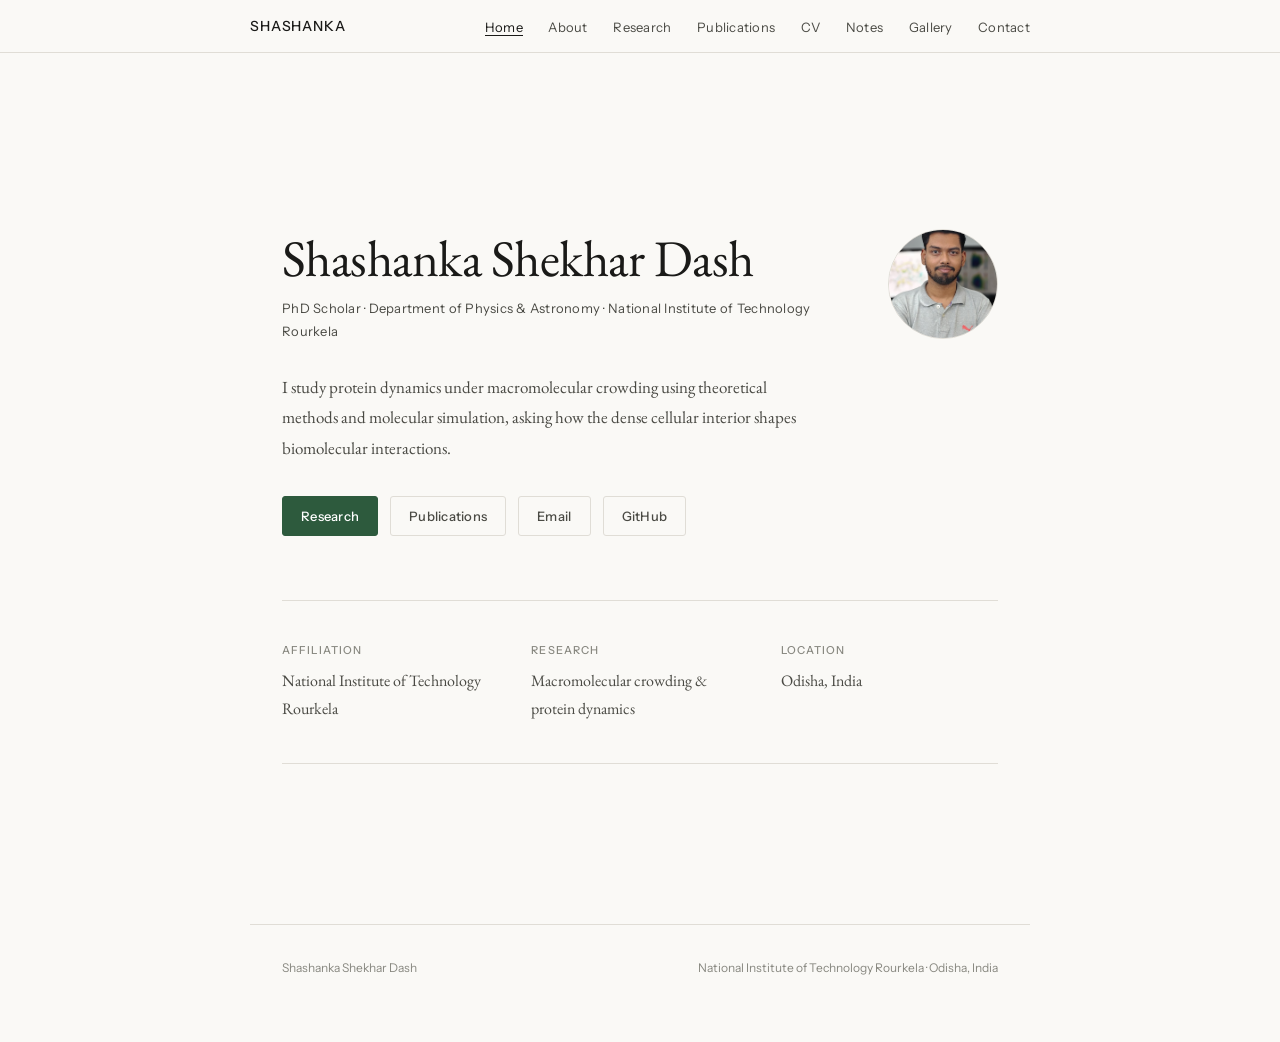
<file: index.html>
<!DOCTYPE html>
<html lang="en">
<head>
  <meta charset="UTF-8">
  <meta name="viewport" content="width=device-width, initial-scale=1.0">
  <link rel="preconnect" href="https://fonts.googleapis.com">
  <link href="https://fonts.googleapis.com/css2?family=EB+Garamond:ital,wght@0,400;0,500;1,400&family=DM+Mono:wght@400;500&family=Instrument+Sans:wght@400;500&display=swap" rel="stylesheet">
  <link rel="stylesheet" href="style.css">
  <style>
    /* Hero-specific styles */
    #hero {
      padding-top: 6rem;
      padding-bottom: 4rem;
      display: grid;
      grid-template-columns: 1fr auto;
      gap: 3rem;
      align-items: start;
    }
    /* Avatar is first in DOM (for mobile float), but goes right on desktop */
    #hero .avatar  { order: 2; }
    #hero .hero-text { order: 1; }
    .hero-name {
      font-family: var(--serif);
      font-size: clamp(2rem, 5vw, 3.2rem);
      font-weight: 400;
      line-height: 1.15;
      letter-spacing: -0.01em;
      margin-bottom: 0.6rem;
    }
    .hero-role {
      font-family: var(--sans);
      font-size: 13px;
      color: var(--ink-soft);
      letter-spacing: 0.02em;
      margin-bottom: 1.8rem;
    }
    .hero-tagline {
      font-size: 17px;
      color: var(--ink-soft);
      max-width: 520px;
      line-height: 1.8;
    }
    .hero-links {
      display: flex;
      gap: 0.75rem;
      margin-top: 2rem;
      flex-wrap: wrap;
    }
    .avatar {
      width: 110px;
      height: 110px;
      border-radius: 50%;
      background: var(--paper-warm);
      border: 1px solid var(--rule);
      display: flex;
      align-items: center;
      justify-content: center;
      font-family: var(--serif);
      font-size: 2rem;
      color: var(--ink-muted);
      font-style: italic;
      flex-shrink: 0;
      overflow: hidden;
    }
    .avatar img { width: 100%; height: 100%; object-fit: cover; }

    /* Quick-info strip */
    .info-strip {
      border-top: 1px solid var(--rule);
      border-bottom: 1px solid var(--rule);
      padding: 2.5rem 0;
      margin-bottom: 4rem;
      display: grid;
      grid-template-columns: repeat(3, 1fr);
      gap: 2rem;
    }
    .info-block-label {
      font-family: var(--sans);
      font-size: 11px;
      font-weight: 500;
      letter-spacing: 0.1em;
      text-transform: uppercase;
      color: var(--ink-muted);
      margin-bottom: 0.4rem;
    }
    .info-block-value {
      font-size: 16px;
      color: var(--ink-soft);
    }

    /* Tablet: tighten spacing, 2-col info strip */
    @media (max-width: 768px) {
      #hero { padding-top: 4rem; padding-bottom: 3rem; gap: 2rem; }
      .info-strip { grid-template-columns: 1fr 1fr; gap: 1.5rem; }
    }

    /* Mobile: float avatar right so text wraps naturally around it */
    @media (max-width: 600px) {
      #hero {
        display: block;
        padding-top: 2.5rem;
        padding-bottom: 2rem;
      }
      #hero .avatar {
        float: right;
        margin: 0.3rem 0 1rem 1.2rem;
        width: 76px;
        height: 76px;
        font-size: 1.4rem;
      }
      #hero::after { content: ""; display: table; clear: both; }
      .hero-name { font-size: clamp(1.7rem, 7vw, 2.2rem); }
      .hero-role { font-size: 12px; margin-bottom: 1rem; }
      .hero-tagline { font-size: 16px; max-width: 100%; }
      .hero-links { margin-top: 1.4rem; gap: 0.5rem; }
      .info-strip { grid-template-columns: 1fr; gap: 1.2rem; padding: 1.8rem 0; margin-bottom: 3rem; }
    }
  </style>
</head>
<body>

<nav></nav>

<div class="page">

  <!-- Hero -->
  <section id="hero">
    <div class="avatar" id="js-avatar"></div>
    <div class="hero-text">
      <h1 class="hero-name" id="js-name"></h1>
      <p class="hero-role" id="js-role"></p>
      <p class="hero-tagline" id="js-tagline"></p>
      <div class="hero-links" id="js-hero-links"></div>
    </div>
  </section>

  <!-- Quick info strip -->
  <div class="info-strip">
    <div>
      <div class="info-block-label">Affiliation</div>
      <div class="info-block-value" id="js-institute"></div>
    </div>
    <div>
      <div class="info-block-label">Research</div>
      <div class="info-block-value">Macromolecular crowding &amp; protein dynamics</div>
    </div>
    <div>
      <div class="info-block-label">Location</div>
      <div class="info-block-value" id="js-location"></div>
    </div>
  </div>

</div>

<footer></footer>

<script src="data.js"></script>
<script src="layout.js"></script>
<script>
  // Populate hero from SITE data
  document.getElementById("js-name").textContent     = SITE.name;
  document.getElementById("js-role").textContent     = `${SITE.role} · ${SITE.department} · ${SITE.institute}`;
  document.getElementById("js-tagline").textContent  = SITE.tagline;
  document.getElementById("js-institute").textContent = SITE.institute;
  document.getElementById("js-location").textContent  = SITE.location;

  // Avatar: photo or initials
  const av = document.getElementById("js-avatar");
  if (SITE.photo) {
    av.innerHTML = `<img src="${SITE.photo}" alt="${SITE.name}">`;
  } else {
    av.textContent = SITE.initials;
  }

  // Hero links
  const links = [
    { href: "research.html",     label: "Research",     cls: "btn-primary"   },
    { href: "publications.html", label: "Publications", cls: "btn-secondary" },
    { href: `mailto:${SITE.email}`,  label: "Email",   cls: "btn-secondary" },
    { href: SITE.github,         label: "GitHub",       cls: "btn-secondary" },
  ];
  document.getElementById("js-hero-links").innerHTML =
    links.map(l => `<a href="${l.href}" class="btn ${l.cls}">${l.label}</a>`).join("");
</script>
</body>
</html>
</file>
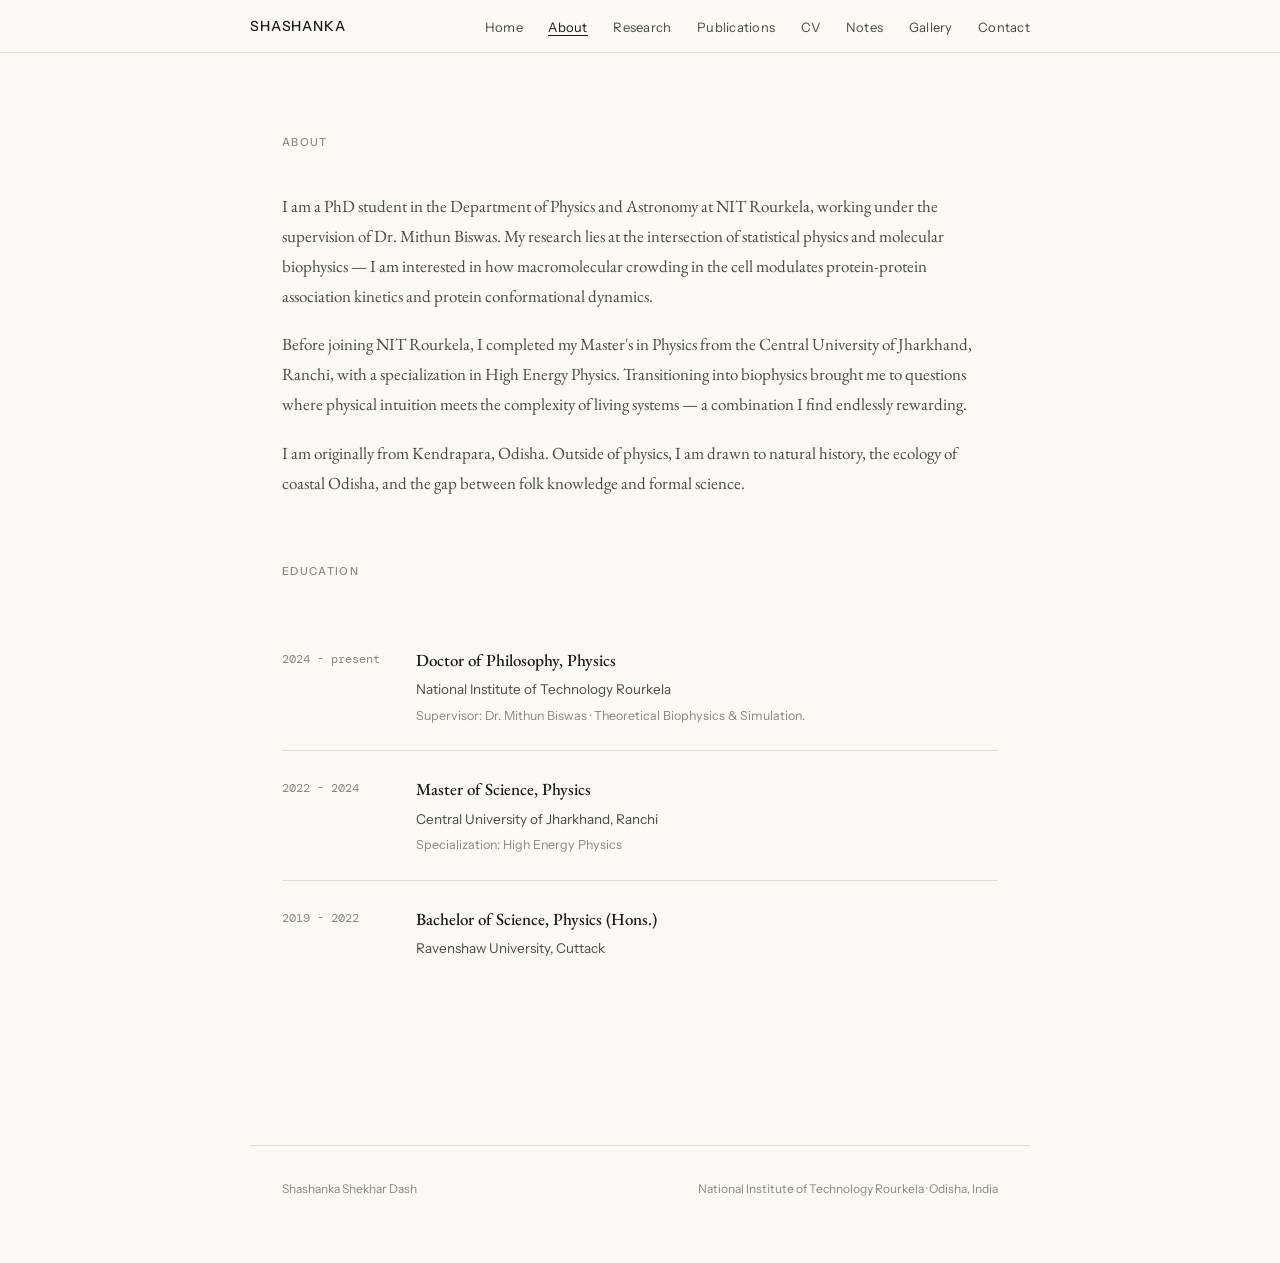
<file: about.html>
<!DOCTYPE html>
<html lang="en">
<head>
  <meta charset="UTF-8">
  <meta name="viewport" content="width=device-width, initial-scale=1.0">
  <link rel="preconnect" href="https://fonts.googleapis.com">
  <link href="https://fonts.googleapis.com/css2?family=EB+Garamond:ital,wght@0,400;0,500;1,400&family=DM+Mono:wght@400;500&family=Instrument+Sans:wght@400;500&display=swap" rel="stylesheet">
  <link rel="stylesheet" href="style.css">
  <style>
    .about-text p {
      margin-bottom: 1.2rem;
      color: var(--ink-soft);
      font-size: 17px;
    }
    .about-text p:last-child { margin-bottom: 0; }
    .block { margin-bottom: 4rem; }
    @media (max-width: 600px) {
      .about-text p { font-size: 16px; }
      .block { margin-bottom: 3rem; }
    }
  </style>
</head>
<body>

<nav></nav>

<div class="page">

  <!-- About -->
  <div class="block">
    <p class="section-label">About</p>
    <div class="about-text" id="js-bio"></div>
  </div>

  <!-- Education -->
  <div class="block">
    <p class="section-label">Education</p>
    <ul id="js-education" style="list-style:none;"></ul>
  </div>

</div>

<footer></footer>

<script src="data.js"></script>
<script src="layout.js"></script>
<script>
  // Bio
  document.getElementById("js-bio").innerHTML =
    SITE.bio.map(p => `<p>${p}</p>`).join("");

  // Education
  document.getElementById("js-education").innerHTML =
    SITE.education.map(e => `
      <li class="row-item">
        <span class="row-year">${e.years}</span>
        <div>
          <div class="row-title">${e.degree}</div>
          <div class="row-sub">${e.institution}</div>
          ${e.detail ? `<div class="row-detail">${e.detail}</div>` : ""}
        </div>
      </li>
    `).join("");
</script>
</body>
</html>
</file>
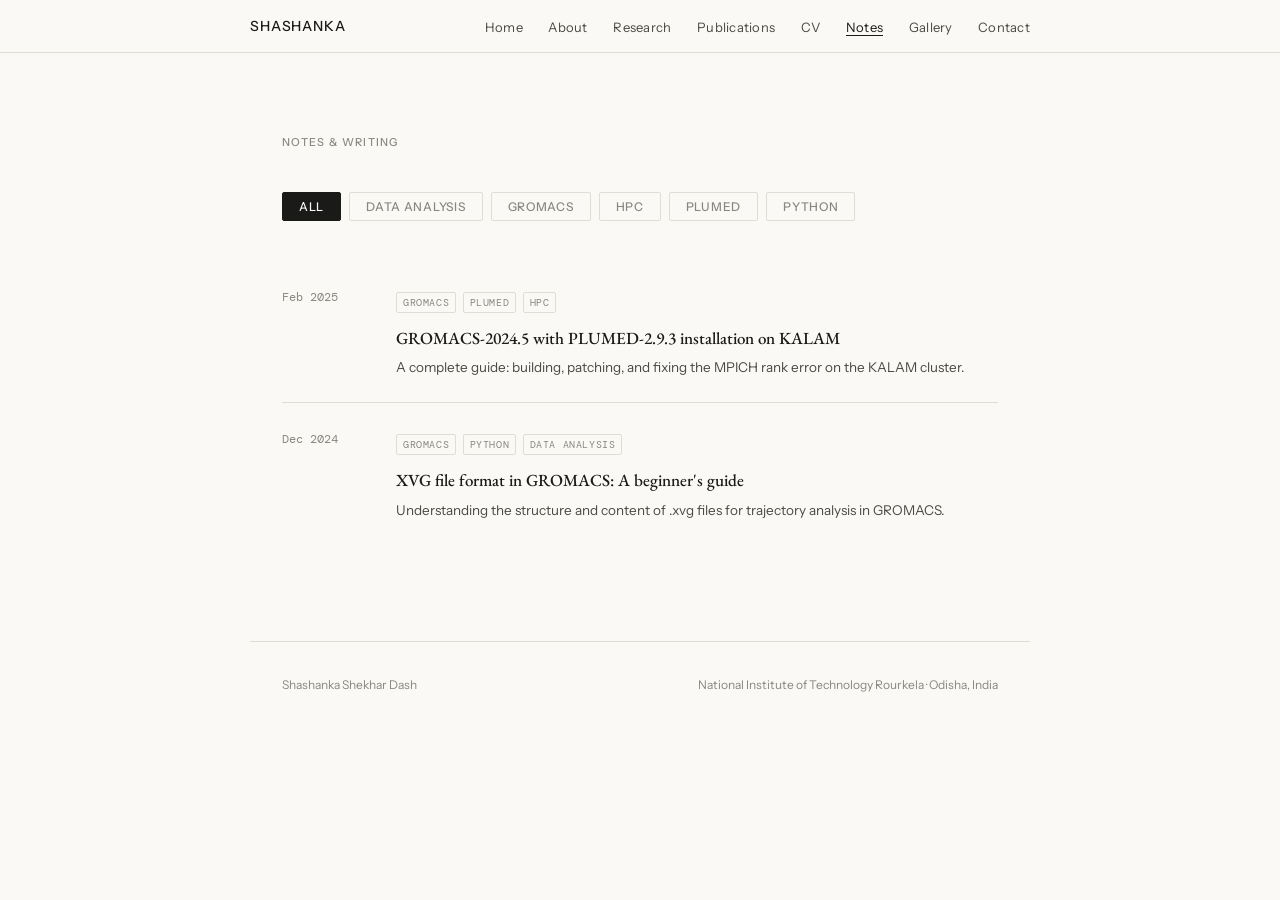
<file: blog.html>
<!DOCTYPE html>
<html lang="en">
<head>
  <meta charset="UTF-8">
  <meta name="viewport" content="width=device-width, initial-scale=1.0">
  <link rel="preconnect" href="https://fonts.googleapis.com">
  <link href="https://fonts.googleapis.com/css2?family=EB+Garamond:ital,wght@0,400;0,500;1,400&family=DM+Mono:wght@400;500&family=Instrument+Sans:wght@400;500&display=swap" rel="stylesheet">
  <link rel="stylesheet" href="style.css">
  <style>

    /* ── Filter tabs (same as gallery) ─────────────────────── */
    .filter-bar {
      display: flex;
      gap: 0.5rem;
      margin-bottom: 2.5rem;
      flex-wrap: wrap;
    }
    .filter-btn {
      font-family: var(--sans);
      font-size: 12px;
      font-weight: 500;
      letter-spacing: 0.06em;
      text-transform: uppercase;
      padding: 6px 16px;
      border-radius: 2px;
      border: 1px solid var(--rule);
      background: transparent;
      color: var(--ink-muted);
      cursor: pointer;
      transition: all 0.15s;
    }
    .filter-btn:hover  { color: var(--ink); border-color: var(--ink-muted); }
    .filter-btn.active { background: var(--ink); color: var(--paper); border-color: var(--ink); }

    /* ── Post list ──────────────────────────────────────────── */
    .post-link {
      display: grid;
      grid-template-columns: 90px 1fr;
      gap: 0 1.5rem;
      padding: 1.4rem 0;
      border-bottom: 1px solid var(--rule);
      text-decoration: none;
      color: inherit;
      transition: opacity 0.15s;
    }
    .post-link:last-child { border-bottom: none; }
    .post-link:hover      { opacity: 0.7; }

    .post-date    { font-family: var(--mono); font-size: 12px; color: var(--ink-muted); padding-top: 3px; }
    .post-title   { font-size: 17px; font-weight: 500; margin-bottom: 0.2rem; }
    .post-excerpt { font-family: var(--sans); font-size: 13.5px; color: var(--ink-soft); }

    .post-tag {
      display: inline-block;
      font-family: var(--mono);
      font-size: 10px;
      letter-spacing: 0.06em;
      text-transform: uppercase;
      border: 1px solid var(--rule);
      border-radius: 2px;
      padding: 1px 6px;
      margin-right: 0.4rem;
      margin-bottom: 0.35rem;
      color: var(--ink-muted);
    }
    .post-soon {
      font-family: var(--mono);
      font-size: 10px;
      color: var(--ink-muted);
      letter-spacing: 0.06em;
      margin-left: 0.5rem;
      vertical-align: middle;
    }

    /* hidden by filter */
    .post-link.hidden { display: none; }

    /* empty state */
    .posts-empty {
      font-family: var(--sans);
      font-size: 14px;
      color: var(--ink-muted);
      font-style: italic;
      padding: 2rem 0;
    }

    @media (max-width: 600px) {
      .post-link { grid-template-columns: 1fr; gap: 0.25rem; }
      .post-date  { padding-top: 0; margin-bottom: 0.1rem; }
      .post-title { font-size: 16px; }
      .filter-btn { font-size: 11px; padding: 5px 12px; }
    }
  </style>
</head>
<body>

<nav></nav>

<div class="page">
  <p class="section-label">Notes &amp; Writing</p>

  <!-- Filter bar — built by JS -->
  <div class="filter-bar" id="js-filter-bar"></div>

  <!-- Post list -->
  <div id="js-posts"></div>
</div>

<footer></footer>

<script src="data.js"></script>
<script src="layout.js"></script>
<script>
  // ── Sort posts: pinned first, then newest → oldest ───────
  const posts = (SITE.posts || []).slice().sort((a, b) => {
    if (a.pinned && !b.pinned) return -1;
    if (!a.pinned && b.pinned) return  1;
    if (!a.date && !b.date)    return  0;
    if (!a.date) return -1;
    if (!b.date) return  1;
    return new Date(b.date) - new Date(a.date);
  });

  const filterEl = document.getElementById("js-filter-bar");
  const postsEl  = document.getElementById("js-posts");

  // ── Collect tags from all posts ──────────────────────────
  // Each post can have a `tags` array, e.g. tags: ["Science", "Life"]
  // or a single `tag` string for backwards-compat.
  const allTags = new Set();
  posts.forEach(p => {
    const t = p.tags || (p.tag ? [p.tag] : []);
    t.forEach(tag => allTags.add(tag));
  });

  // Build ordered tag list — alphabetical, "All" at the end
  const orderedTags = ["All", ...[...allTags].sort()];

  // ── Filter buttons ───────────────────────────────────────
  if (orderedTags.length > 1) {   // only show bar if there are actual tags
    filterEl.innerHTML = orderedTags.map((tag, i) => `
      <button class="filter-btn${i === 0 ? " active" : ""}" data-tag="${tag}">${tag}</button>
    `).join("");
  }

  let activeTag = orderedTags[0];

  // ── Render posts ─────────────────────────────────────────
  function renderPosts() {
    if (!posts.length) {
      postsEl.innerHTML = `<p class="posts-empty">No posts yet — check back soon.</p>`;
      return;
    }

    postsEl.innerHTML = posts.map((p, idx) => {
      const isLive   = p.url && p.url !== "#";
      const tags     = p.tags || (p.tag ? [p.tag] : []);
      const tagStr   = tags.map(t => `<span class="post-tag">${t}</span>`).join("");

      // Determine initial visibility
      const visible  = activeTag === "All" || tags.includes(activeTag);

      return `
        <a href="${isLive ? p.url : "javascript:void(0)"}"
           class="post-link${isLive ? "" : " post-draft"}${visible ? "" : " hidden"}"
           data-tags="${tags.join(",")}"
           ${isLive ? "" : 'style="cursor:default;opacity:0.45;"'}>
          <span class="post-date">${p.date || ""}</span>
          <div>
            ${tagStr ? `<div style="margin-bottom:0.3rem">${tagStr}</div>` : ""}
            <div class="post-title">${p.title}${isLive ? "" : ' <span class="post-soon">coming soon</span>'}</div>
            <div class="post-excerpt">${p.excerpt || ""}</div>
          </div>
        </a>
      `;
    }).join("");
  }

  renderPosts();

  // ── Filter logic ─────────────────────────────────────────
  filterEl.addEventListener("click", e => {
    const btn = e.target.closest(".filter-btn");
    if (!btn) return;

    activeTag = btn.dataset.tag;
    filterEl.querySelectorAll(".filter-btn").forEach(b => b.classList.remove("active"));
    btn.classList.add("active");

    postsEl.querySelectorAll(".post-link").forEach(el => {
      const tags  = el.dataset.tags ? el.dataset.tags.split(",") : [];
      const match = activeTag === "All" || tags.includes(activeTag);
      el.classList.toggle("hidden", !match);
    });

    // Show empty state if nothing visible
    const anyVisible = [...postsEl.querySelectorAll(".post-link:not(.hidden)")].length > 0;
    let emptyEl = postsEl.querySelector(".posts-empty");
    if (!anyVisible && !emptyEl) {
      postsEl.insertAdjacentHTML("beforeend", `<p class="posts-empty">No posts in this category yet.</p>`);
    } else if (anyVisible && emptyEl) {
      emptyEl.remove();
    }
  });
</script>
</body>
</html>
</file>
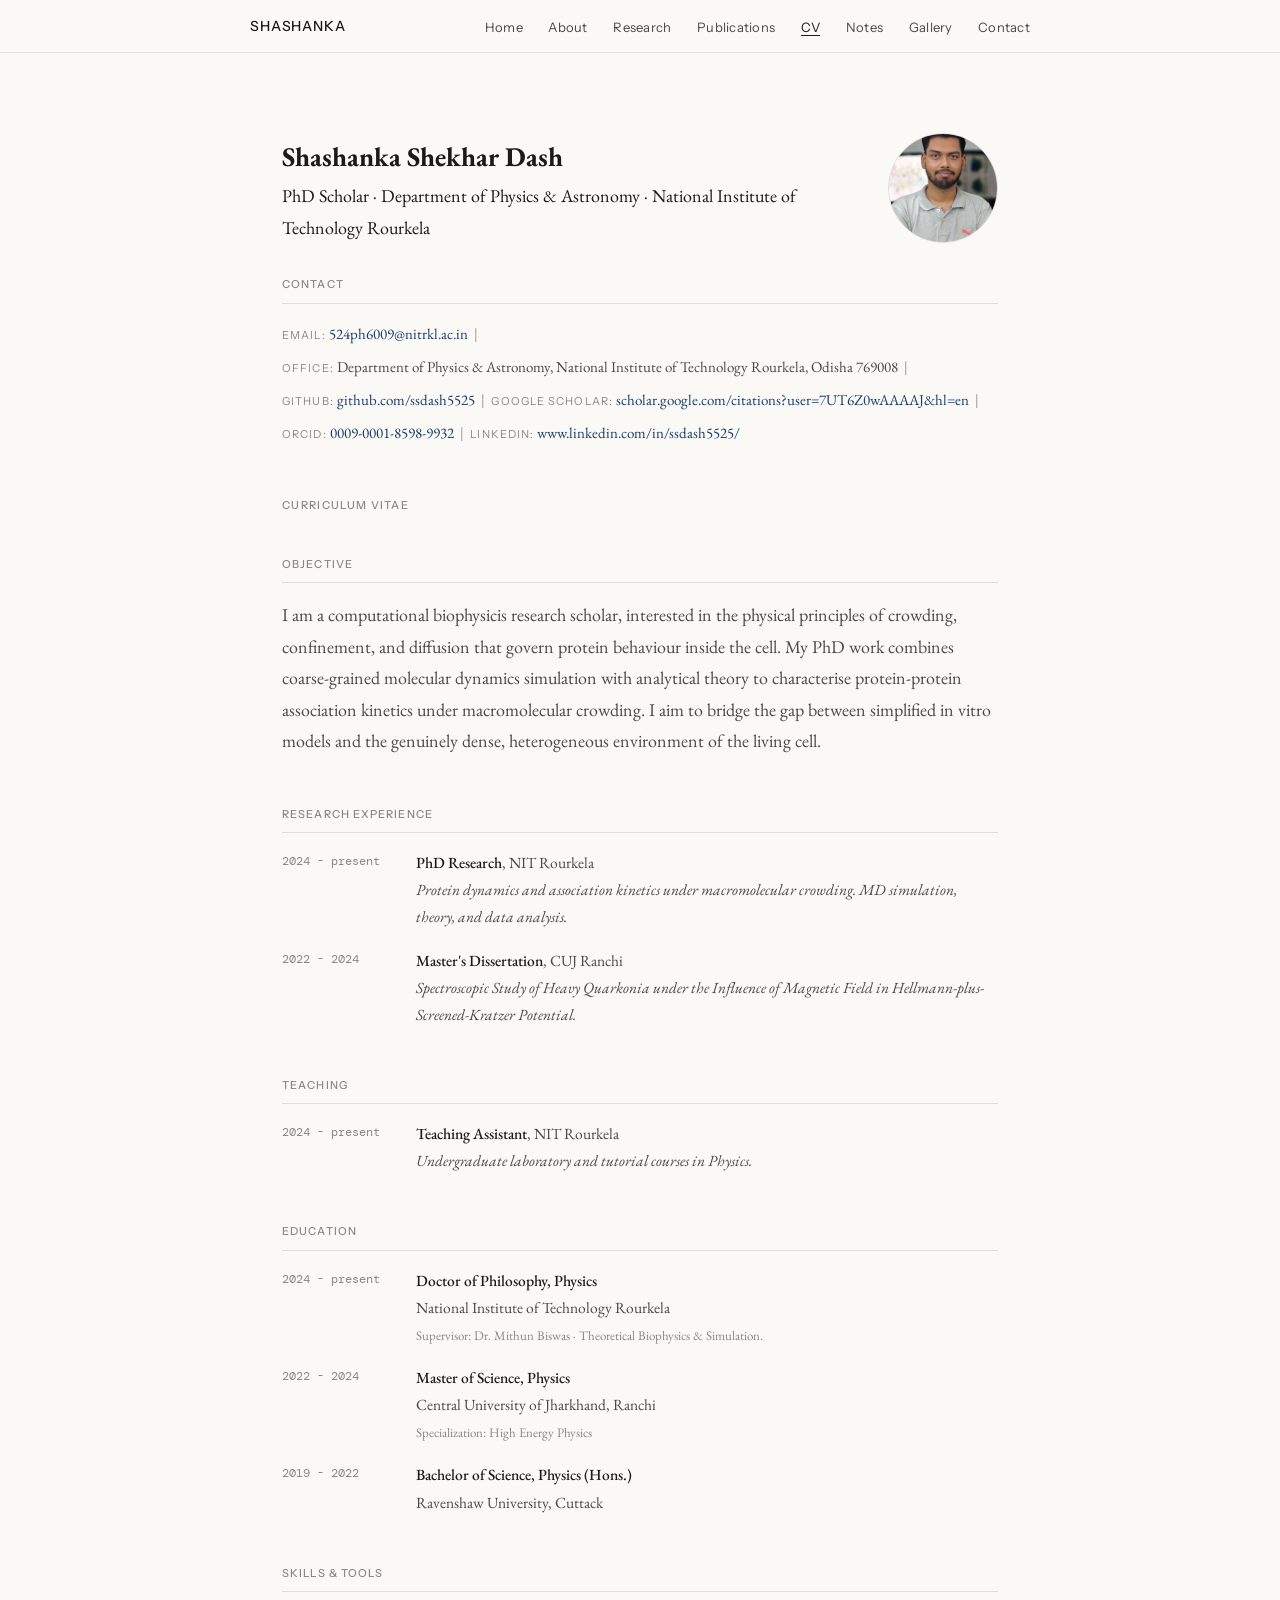
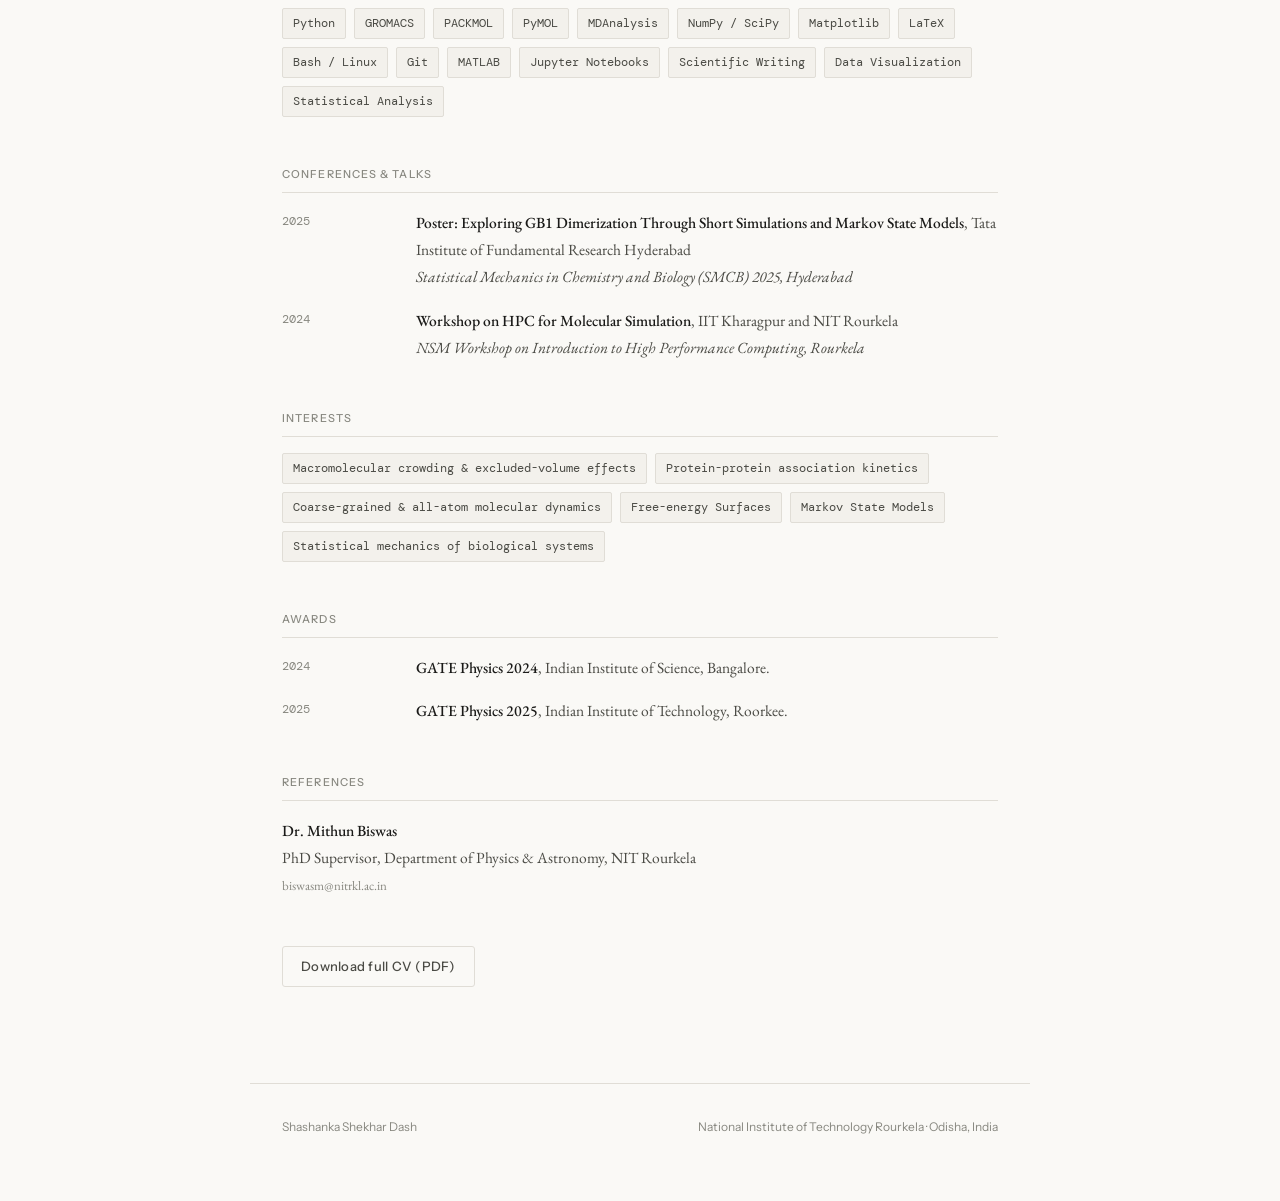
<file: cv.html>
<!DOCTYPE html>
<html lang="en">
<head>
  <meta charset="UTF-8">
  <meta name="viewport" content="width=device-width, initial-scale=1.0">
  <link rel="preconnect" href="https://fonts.googleapis.com">
  <link href="https://fonts.googleapis.com/css2?family=EB+Garamond:ital,wght@0,400;0,500;1,400&family=DM+Mono:wght@400;500&family=Instrument+Sans:wght@400;500&display=swap" rel="stylesheet">
  <link rel="stylesheet" href="style.css">
  <style>
    #hero {
      display: grid;
      grid-template-columns: 1fr auto;
      gap: 2rem;
      align-items: center;
      margin-bottom: 2rem;
    }
    /* Avatar is first in DOM (for mobile float), but goes right on desktop */
    #hero .avatar    { order: 2; }
    #hero .hero-text { order: 1; }
    .cv-block { margin-bottom: 3rem; }
    .cv-heading {
      font-family: var(--sans);
      font-size: 11px;
      font-weight: 500;
      letter-spacing: 0.1em;
      text-transform: uppercase;
      color: var(--ink-muted);
      border-bottom: 1px solid var(--rule);
      padding-bottom: 0.5rem;
      margin-bottom: 1rem;
    }
    .cv-row { display: grid; grid-template-columns: 110px 1fr; gap: 0.4rem 1.5rem; margin-bottom: 1rem; font-size: 15.5px; }
    .cv-year { font-family: var(--mono); font-size: 12px; color: var(--ink-muted); padding-top: 2px; }
    .cv-content { color: var(--ink-soft); }
    .cv-content strong { color: var(--ink); font-weight: 500; }
    .cv-empty { font-family: var(--sans); font-size: 14px; color: var(--ink-muted); font-style: italic; }
    .avatar {
      width: 110px;
      height: 110px;
      border-radius: 50%;
      background: var(--paper-warm);
      border: 1px solid var(--rule);
      display: flex;
      align-items: center;
      justify-content: center;
      font-family: var(--serif);
      font-size: 2rem;
      color: var(--ink-muted);
      font-style: italic;
      flex-shrink: 0;
      overflow: hidden;
    }
    .avatar img { width: 100%; height: 100%; object-fit: cover; }
    .contact-grid {
      display: grid;
      grid-template-columns: 1fr 1fr;
      gap: 1.5rem 2.5rem;
    }
    .contact-label {
      font-family: var(--sans);
      font-size: 11px;
      letter-spacing: 0.1em;
      text-transform: uppercase;
      color: var(--ink-muted);
    }
    .contact-value {
      font-size: 15px;
      color: var(--ink-soft);
    }
    .contact-value a {
      color: var(--link);
      text-decoration: none;
    }
    /* contact inline strip — wraps on mobile */
    .contact-inline {
      display: flex;
      flex-wrap: wrap;
      gap: 0.3rem 0;
      font-size: 14px;
      color: var(--ink-soft);
      line-height: 1.9;
    }
    .contact-item { white-space: nowrap; }
    .sep { color: var(--ink-muted); padding: 0 0.4rem; }
    @media (max-width: 768px) {
      .cv-row { grid-template-columns: 90px 1fr; }
    }
    @media (max-width: 600px) {
      #hero { display: block; margin-bottom: 1.5rem; }
      #hero .avatar {
        float: right;
        margin: 0.2rem 0 0.8rem 1.2rem;
        width: 72px;
        height: 72px;
        font-size: 1.4rem;
      }
      #hero::after { content: ""; display: table; clear: both; }
      .cv-row { grid-template-columns: 1fr; gap: 0.1rem; }
      .cv-year { padding-bottom: 0.1rem; }
      .contact-grid { grid-template-columns: 1fr; }
      .sep { display: none; }
      .contact-inline { flex-direction: column; gap: 0.2rem; }
      .contact-item { white-space: normal; }
    }
    .ref-row {
      grid-template-columns: 1fr;  /* remove left column */
    }
  </style>
</head>
<body>

<nav></nav>

<div class="page">
  <!-- Hero (same as homepage) -->
  <section id="hero">
    <div class="avatar" id="js-avatar"></div>
    <div class="hero-text">
      <h1 class="hero-name" id="js-name"></h1>
      <p class="hero-role" id="js-role"></p>
    </div>
  </section>

  <div class="cv-block">
    <div class="cv-heading">Contact</div>
    <div id="js-cv-contact"></div>
  </div>

  <p class="section-label">Curriculum Vitae</p>

  <!-- Objective -->
  <div class="cv-block">
    <div class="cv-heading">Objective</div>
    <div id="js-cv-objective"></div>
  </div>

  <!-- Research Experience -->
  <div class="cv-block">
    <div class="cv-heading">Research Experience</div>
    <div id="js-cv-exp"></div>
  </div>

  <!-- Teaching -->
  <div class="cv-block">
    <div class="cv-heading">Teaching</div>
    <div id="js-cv-teach"></div>
  </div>

  <!-- Education (pulled from shared data) -->
  <div class="cv-block">
    <div class="cv-heading">Education</div>
    <div id="js-cv-edu"></div>
  </div>

  <!-- Skills -->
  <div class="cv-block">
    <div class="cv-heading">Skills &amp; Tools</div>
    <div class="skills-grid" id="js-skills"></div>
  </div>

  <!-- Conferences -->
  <div class="cv-block">
    <div class="cv-heading">Conferences &amp; Talks</div>
    <div id="js-cv-conf"></div>
  </div>

  <!-- Interests -->
  <div class="cv-block">
    <div class="cv-heading">Interests</div>
    <div class="skills-grid" id="js-cv-int"></div>
  </div>

  <!-- Awards -->
  <div class="cv-block">
    <div class="cv-heading">Awards</div>
    <div id="js-cv-awards"></div>
  </div>

  <!-- References -->
  <div class="cv-block">
    <div class="cv-heading">References</div>
    <div id="js-cv-ref"></div>
  </div>

  <!-- Download -->
  <a href="" id="js-cv-dl" class="btn btn-secondary">Download full CV (PDF)</a>

</div>

<footer></footer>

<script src="data.js"></script>
<script src="layout.js"></script>
<script>
  function renderRows(items, container) {
    if (!container) return;

    if (!items || items.length === 0) {
      container.innerHTML = `<p class="cv-empty">To be added.</p>`;
      return;
    }

    // Case 1: string (Objective)
    if (typeof items === "string") {
      container.innerHTML = `<p class="cv-content">${items}</p>`;
      return;
    }

    // Case 2: array of strings (Interests)
    if (typeof items[0] === "string") {
      container.innerHTML = items.map(i => `
        <div class="cv-row">
          <div class="cv-content">${i}</div>
        </div>
      `).join("");
      return;
    }

    // Default case (your existing structure)
    container.innerHTML = items.map(i => `
      <div class="cv-row">
        <span class="cv-year">${i.years || ""}</span>
        <div class="cv-content">
          <strong>${i.title || ""}</strong>${i.org ? `, ${i.org}` : ""}<br>
          <i>${i.desc || i.event || ""}</i>
        </div>
      </div>
    `).join("");
  }

  function renderReferences(items, container) {
    if (!container) return;
  
    if (!items || items.length === 0) {
      container.innerHTML = `<p class="cv-empty">Available upon request.</p>`;
      return;
    }
  
    container.innerHTML = items
      .filter(r => r.name)
      .map(r => `
        <div class="cv-row ref-row">
          <div class="cv-content">
            <strong>${r.name}</strong><br>
            ${r.role || ""}${r.org ? `, ${r.org}` : ""}<br>
            ${r.email ? `<span style="font-size:13px;color:var(--ink-muted)">${r.email}</span>` : ""}
          </div>
        </div>
      `).join("");
  }

  document.getElementById("js-name").textContent     = SITE.name;
  document.getElementById("js-role").textContent     = `${SITE.role} · ${SITE.department} · ${SITE.institute}`;
  // Avatar: photo or initials
  const av = document.getElementById("js-avatar");
  if (SITE.photo) {
    av.innerHTML = `<img src="${SITE.photo}" alt="${SITE.name}">`;
  } else {
    av.textContent = SITE.initials;
  }

  const contactItems = [
    { label: "Email", value: `<a href="mailto:${SITE.email}">${SITE.email}</a>` },
    { label: "Office", value: `${SITE.department}, ${SITE.institute}, Odisha 769008` },
    { label: "GitHub", value: SITE.github ? `<a href="${SITE.github}" target="_blank">${SITE.github.replace("https://","")}</a>` : "—" },
    { 
      label: "Google Scholar", 
      value: SITE.scholar 
        ? `<a href="${SITE.scholar}" target="_blank">${SITE.scholar.replace("https://","")}</a>` 
        : "—" 
    },
    { label: "ORCID", value: SITE.orcid ? `<a href="${SITE.orcid}" target="_blank">${SITE.orcid.replace("https://orcid.org/","")}</a>` : "—" },
    { 
      label: "LinkedIn", 
      value: SITE.linkedin 
        ? `<a href="${SITE.linkedin}" target="_blank">${SITE.linkedin.replace("https://","")}</a>` 
        : "—" 
    }
  ].filter(i => i.value !== "—");

  document.getElementById("js-cv-contact").innerHTML = `
    <div class="cv-content contact-inline">
      ${contactItems.map(i => `
        <span class="contact-item">
          <span class="contact-label">${i.label}:</span>
          <span class="contact-value">${i.value}</span>
        </span>
      `).join('<span class="sep"> | </span>')}
    </div>
  `;

  renderRows(SITE.cvObjective, document.getElementById("js-cv-objective"));

  renderRows(SITE.cvExperience, document.getElementById("js-cv-exp"));
  renderRows(SITE.cvTeaching,   document.getElementById("js-cv-teach"));

  // Education reused
  document.getElementById("js-cv-edu").innerHTML =
    SITE.education.map(e => `
      <div class="cv-row">
        <span class="cv-year">${e.years}</span>
        <div class="cv-content">
          <strong>${e.degree}</strong><br>
          ${e.institution}${e.detail ? `<br><span style="font-size:13px;color:var(--ink-muted)">${e.detail}</span>` : ""}
        </div>
      </div>
    `).join("");

  // Skills
  document.getElementById("js-skills").innerHTML =
    SITE.skills.map(s => `<span class="skill-tag">${s}</span>`).join("");

  // Conferences
  const confEl = document.getElementById("js-cv-conf");
  if (SITE.cvConferences && SITE.cvConferences.length > 0) {
    renderRows(SITE.cvConferences, confEl);
  } else {
    confEl.innerHTML = `<p class="cv-empty">To be added.</p>`;
  }

  document.getElementById("js-cv-int").innerHTML =
    SITE.cvInterests.map(i => `<span class="skill-tag">${i}</span>`).join("");
  
  renderRows(SITE.cvAwards,   document.getElementById("js-cv-awards"));

  renderReferences(SITE.cvReferences, document.getElementById("js-cv-ref"));

  // PDF link
  const dlBtn = document.getElementById("js-cv-dl");
  // dlBtn.removeAttribute("href");
  dlBtn.addEventListener("click", (e) => {
    e.preventDefault();
    window.print();
  });
</script>
</body>
</html>
</file>
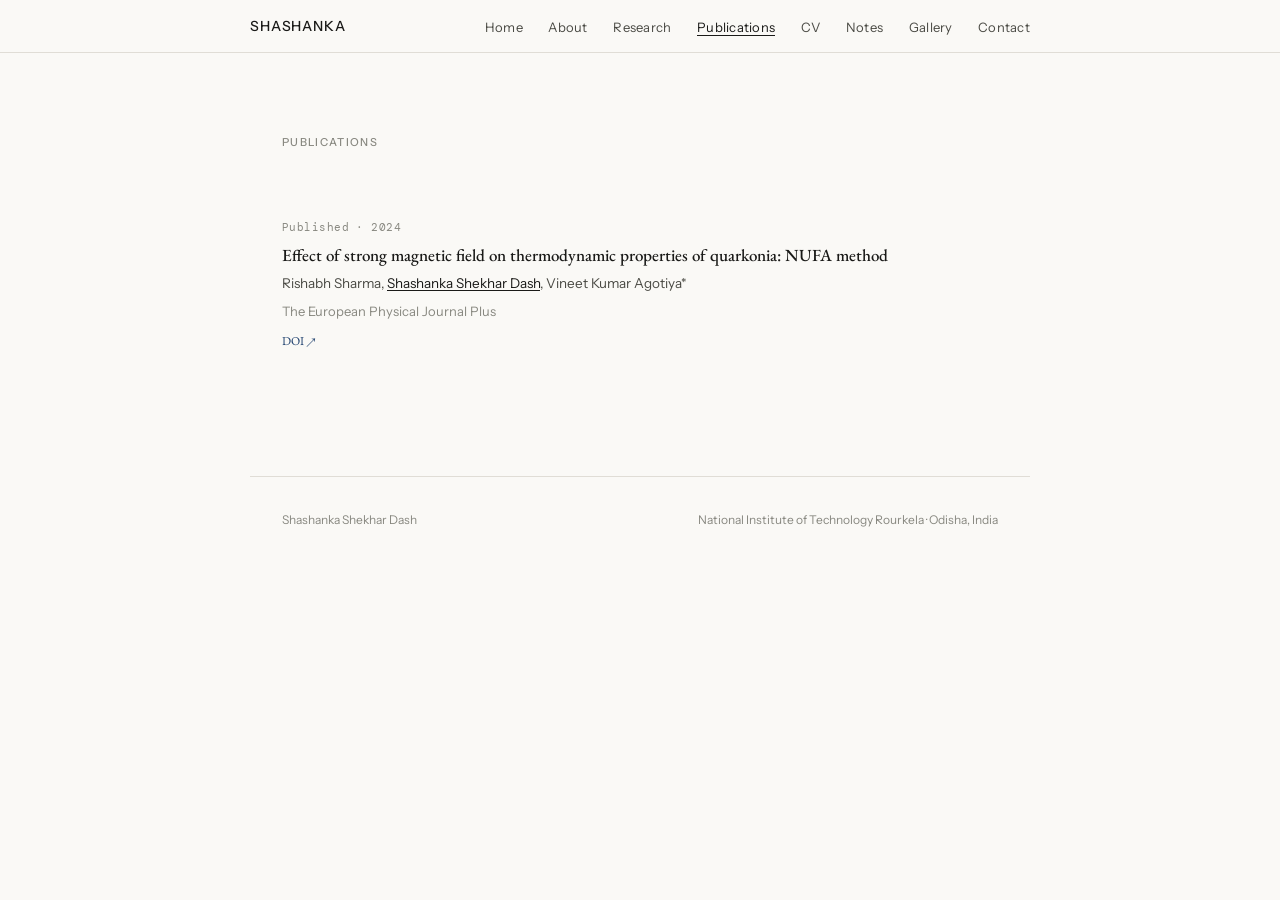
<file: publications.html>
<!DOCTYPE html>
<html lang="en">
<head>
  <meta charset="UTF-8">
  <meta name="viewport" content="width=device-width, initial-scale=1.0">
  <link rel="preconnect" href="https://fonts.googleapis.com">
  <link href="https://fonts.googleapis.com/css2?family=EB+Garamond:ital,wght@0,400;0,500;1,400&family=DM+Mono:wght@400;500&family=Instrument+Sans:wght@400;500&display=swap" rel="stylesheet">
  <link rel="stylesheet" href="style.css">
  <style>
    .pub-status  { font-family: var(--mono); font-size: 11px; color: var(--ink-muted); letter-spacing: 0.04em; margin-bottom: 0.35rem; }
    .pub-title   { font-size: 17px; font-weight: 500; margin-bottom: 0.3rem; line-height: 1.45; }
    .pub-authors { font-family: var(--sans); font-size: 13.5px; color: var(--ink-soft); margin-bottom: 0.25rem; }
    .pub-authors .self { color: var(--ink); text-decoration: underline; text-underline-offset: 2px; }
    .pub-journal { font-family: var(--sans); font-size: 13px; color: var(--ink-muted); }
    .pub-doi a   { color: var(--link); text-decoration: none; font-size: 12px; margin-top: 0.3rem; display: inline-block; }
    .pub-doi a:hover { text-decoration: underline; }
    @media (max-width: 600px) {
      .pub-title { font-size: 16px; }
      .pub-authors { font-size: 13px; }
    }
  </style>
</head>
<body>

<nav></nav>

<div class="page">
  <p class="section-label">Publications</p>
  <div id="js-pubs"></div>
</div>

<footer></footer>

<script src="data.js"></script>
<script src="layout.js"></script>
<script>
  document.getElementById("js-pubs").innerHTML =
    SITE.publications.map(p => {
      const authors = p.authors.map(a =>
        a === SITE.name
          ? `<span class="self">${a}</span>`
          : a
      ).join(", ");

      return `
        <div class="divider-item">
          <div class="pub-status">${p.status}</div>
          <div class="pub-title">${p.title}</div>
          <div class="pub-authors">${authors}</div>
          <div class="pub-journal">${p.journal}</div>
          ${p.doi ? `<div class="pub-doi"><a href="${p.doi}" target="_blank">DOI ↗</a></div>` : ""}
        </div>
      `;
    }).join("");
</script>
</body>
</html>
</file>
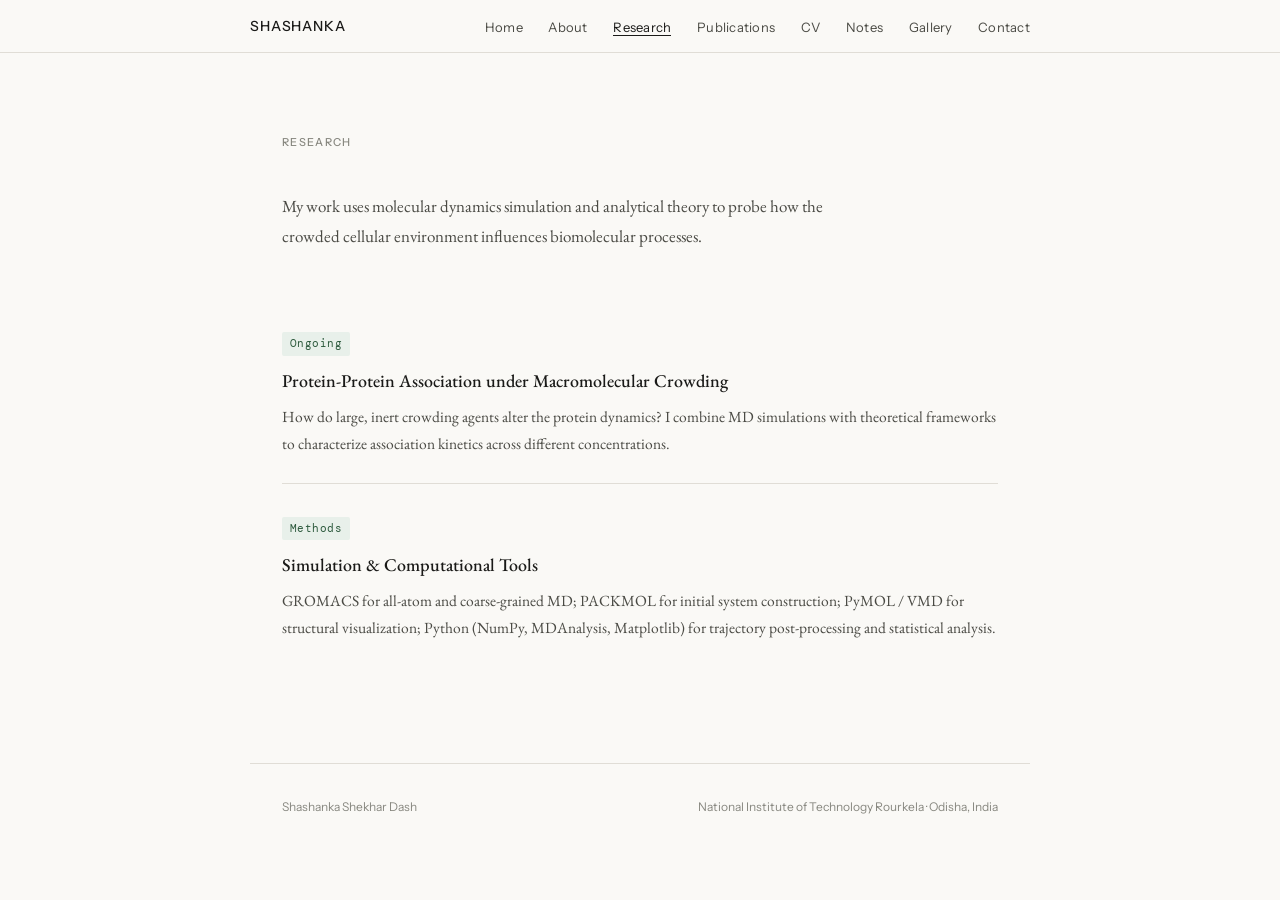
<file: research.html>
<!DOCTYPE html>
<html lang="en">
<head>
  <meta charset="UTF-8">
  <meta name="viewport" content="width=device-width, initial-scale=1.0">
  <link rel="preconnect" href="https://fonts.googleapis.com">
  <link href="https://fonts.googleapis.com/css2?family=EB+Garamond:ital,wght@0,400;0,500;1,400&family=DM+Mono:wght@400;500&family=Instrument+Sans:wght@400;500&display=swap" rel="stylesheet">
  <link rel="stylesheet" href="style.css">
  <style>
    .research-intro {
      font-size: 17px;
      color: var(--ink-soft);
      margin-bottom: 3rem;
      max-width: 560px;
    }
    .res-title {
      font-size: 18px;
      font-weight: 500;
      margin-bottom: 0.4rem;
    }
    .res-desc {
      font-size: 15.5px;
      color: var(--ink-soft);
      line-height: 1.75;
    }
    @media (max-width: 600px) {
      .research-intro { font-size: 16px; margin-bottom: 2rem; }
      .res-title { font-size: 17px; }
      .res-desc { font-size: 15px; }
    }
  </style>
</head>
<body>

<nav></nav>

<div class="page">
  <p class="section-label">Research</p>
  <p class="research-intro">
    My work uses molecular dynamics simulation and analytical theory to probe how the crowded cellular environment influences biomolecular processes.
  </p>
  <div id="js-research"></div>
</div>

<footer></footer>

<script src="data.js"></script>
<script src="layout.js"></script>
<script>
  document.getElementById("js-research").innerHTML =
    SITE.research.map(r => `
      <div class="divider-item">
        <span class="res-tag">${r.tag}</span>
        <div class="res-title">${r.title}</div>
        <p class="res-desc">${r.desc}</p>
      </div>
    `).join("");
</script>
</body>
</html>
</file>
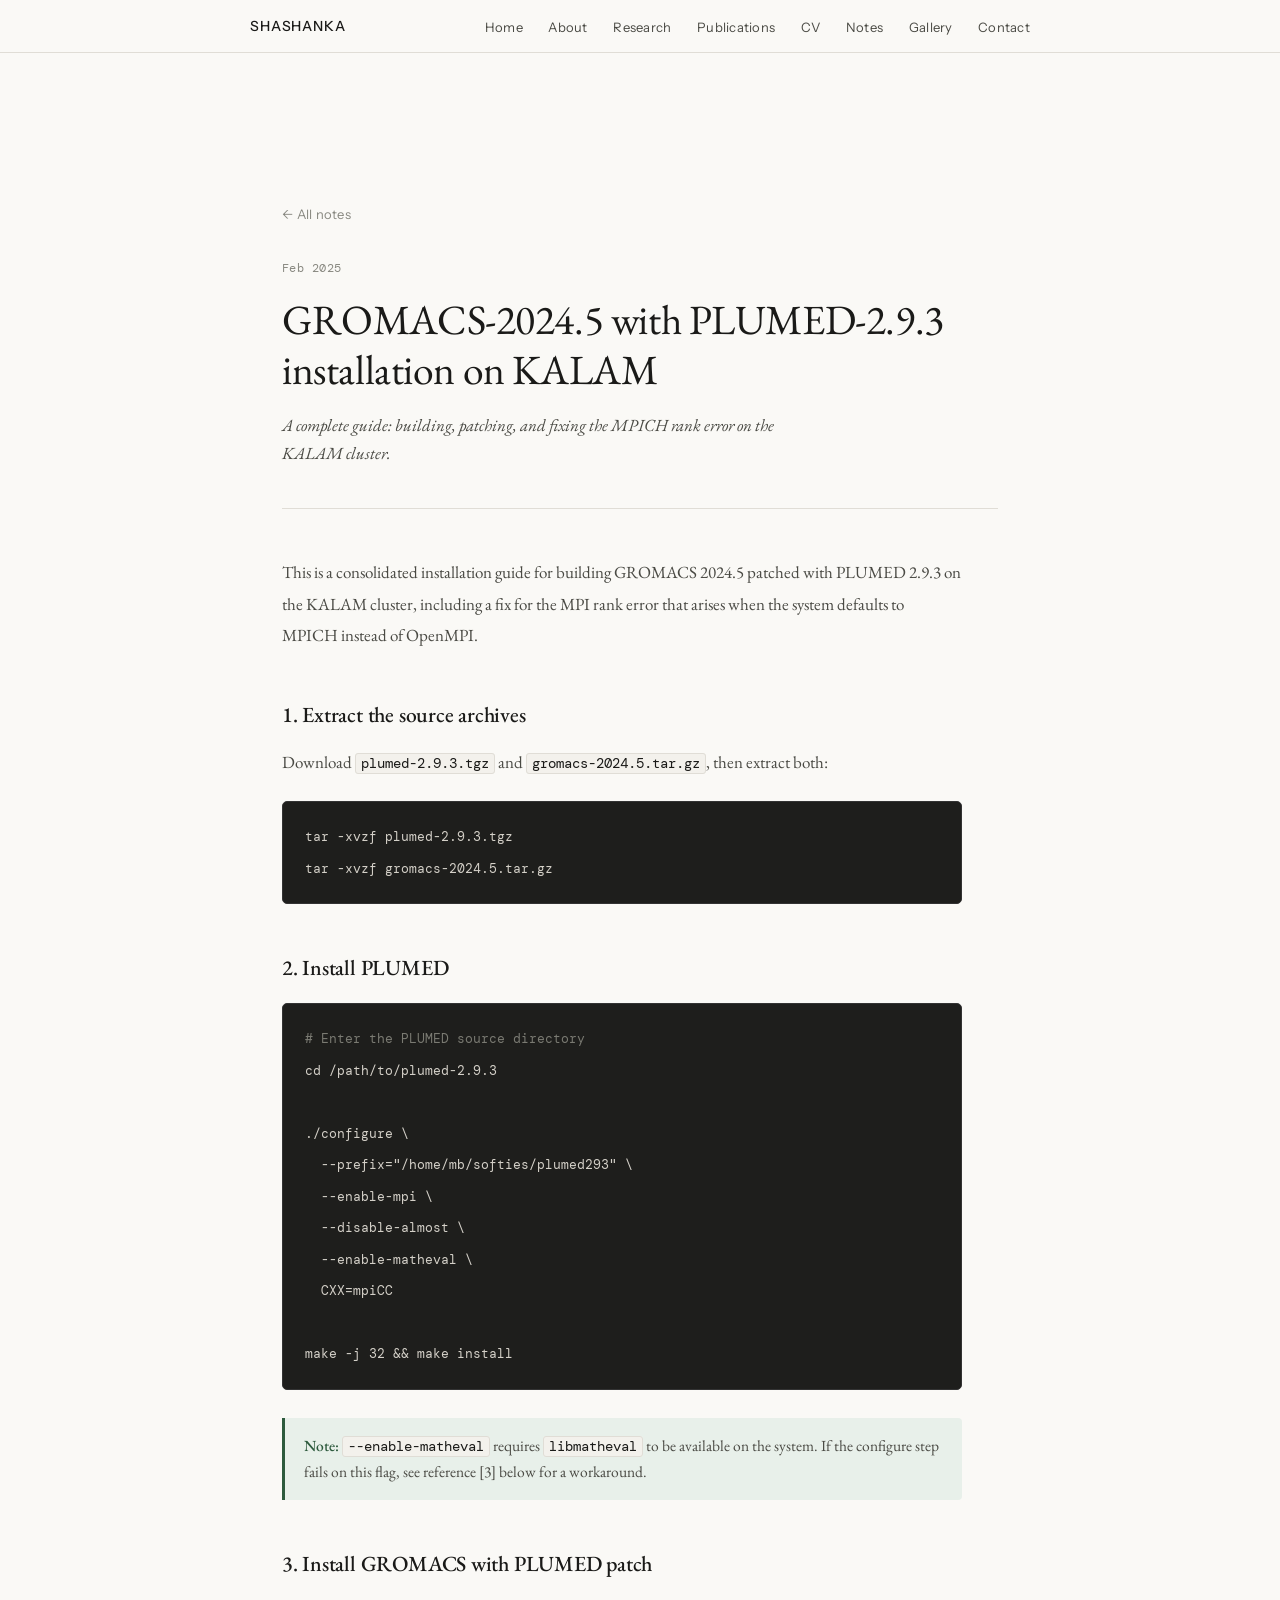
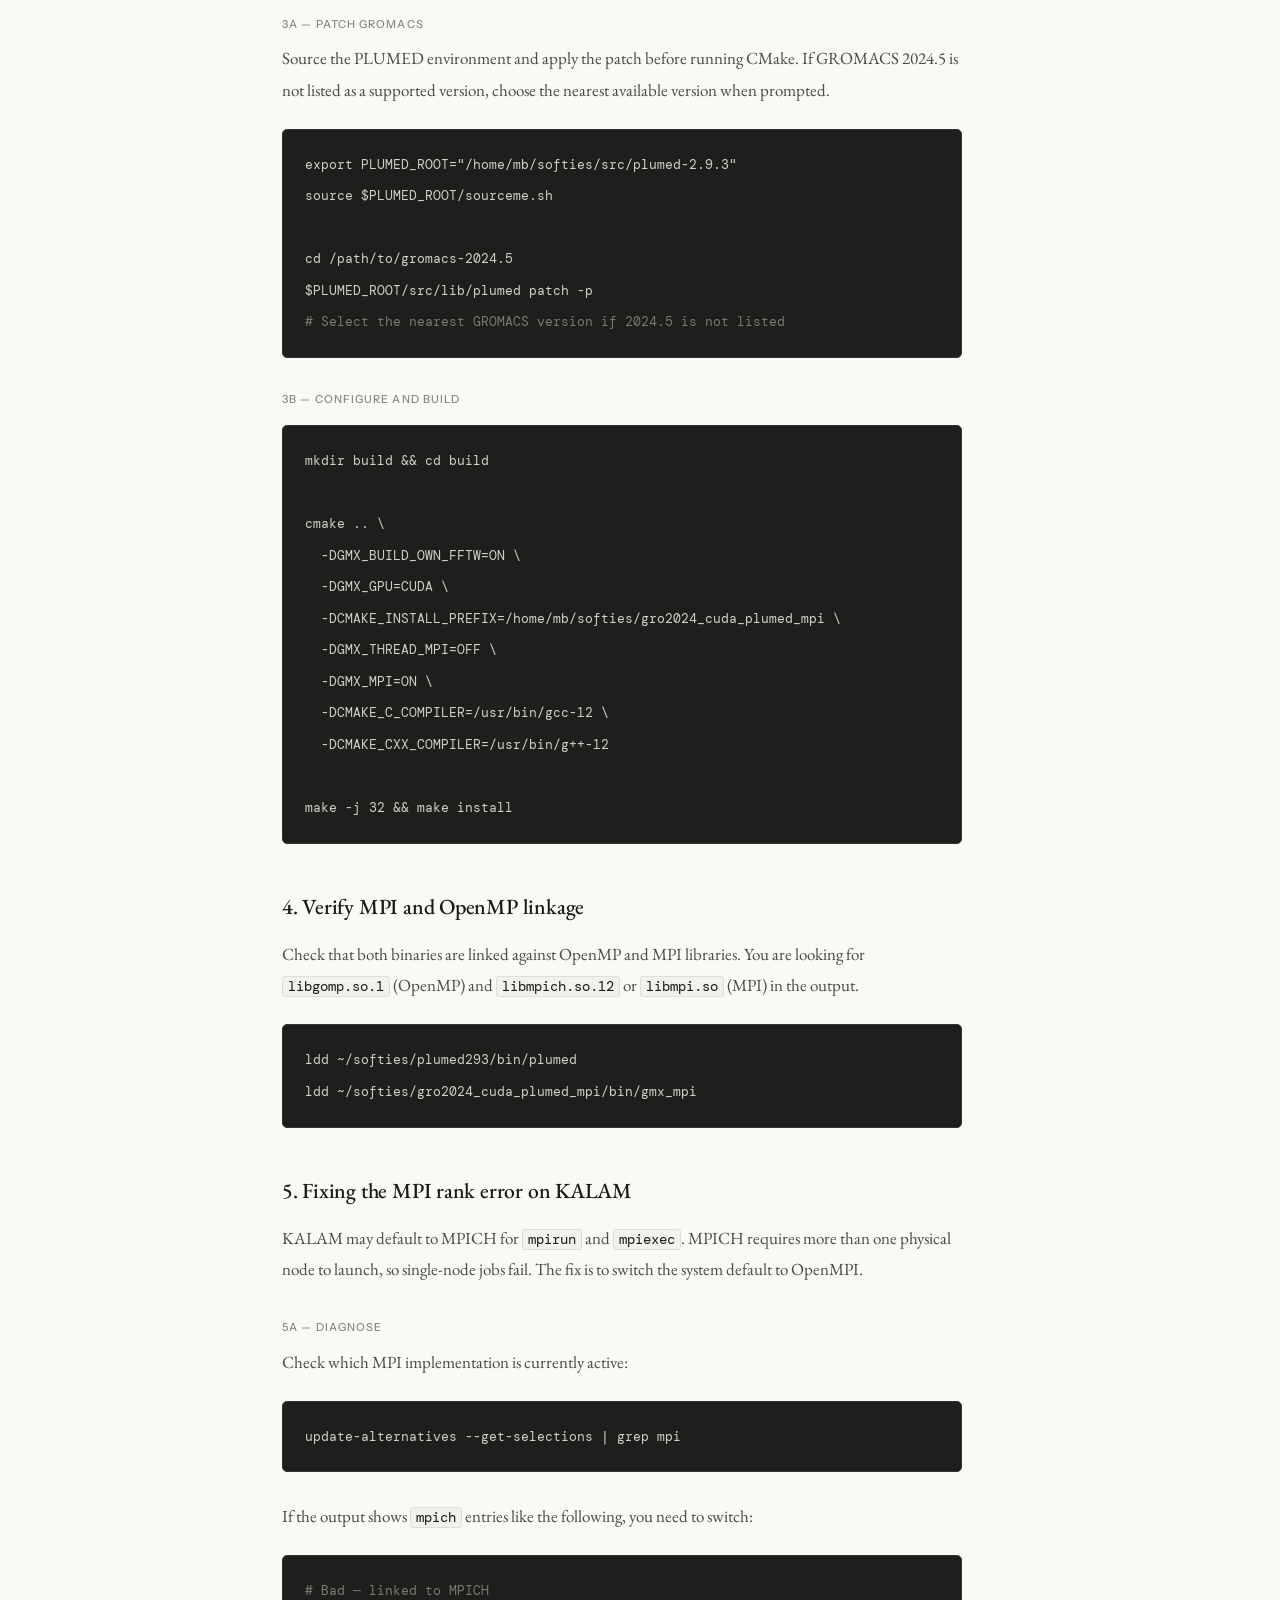
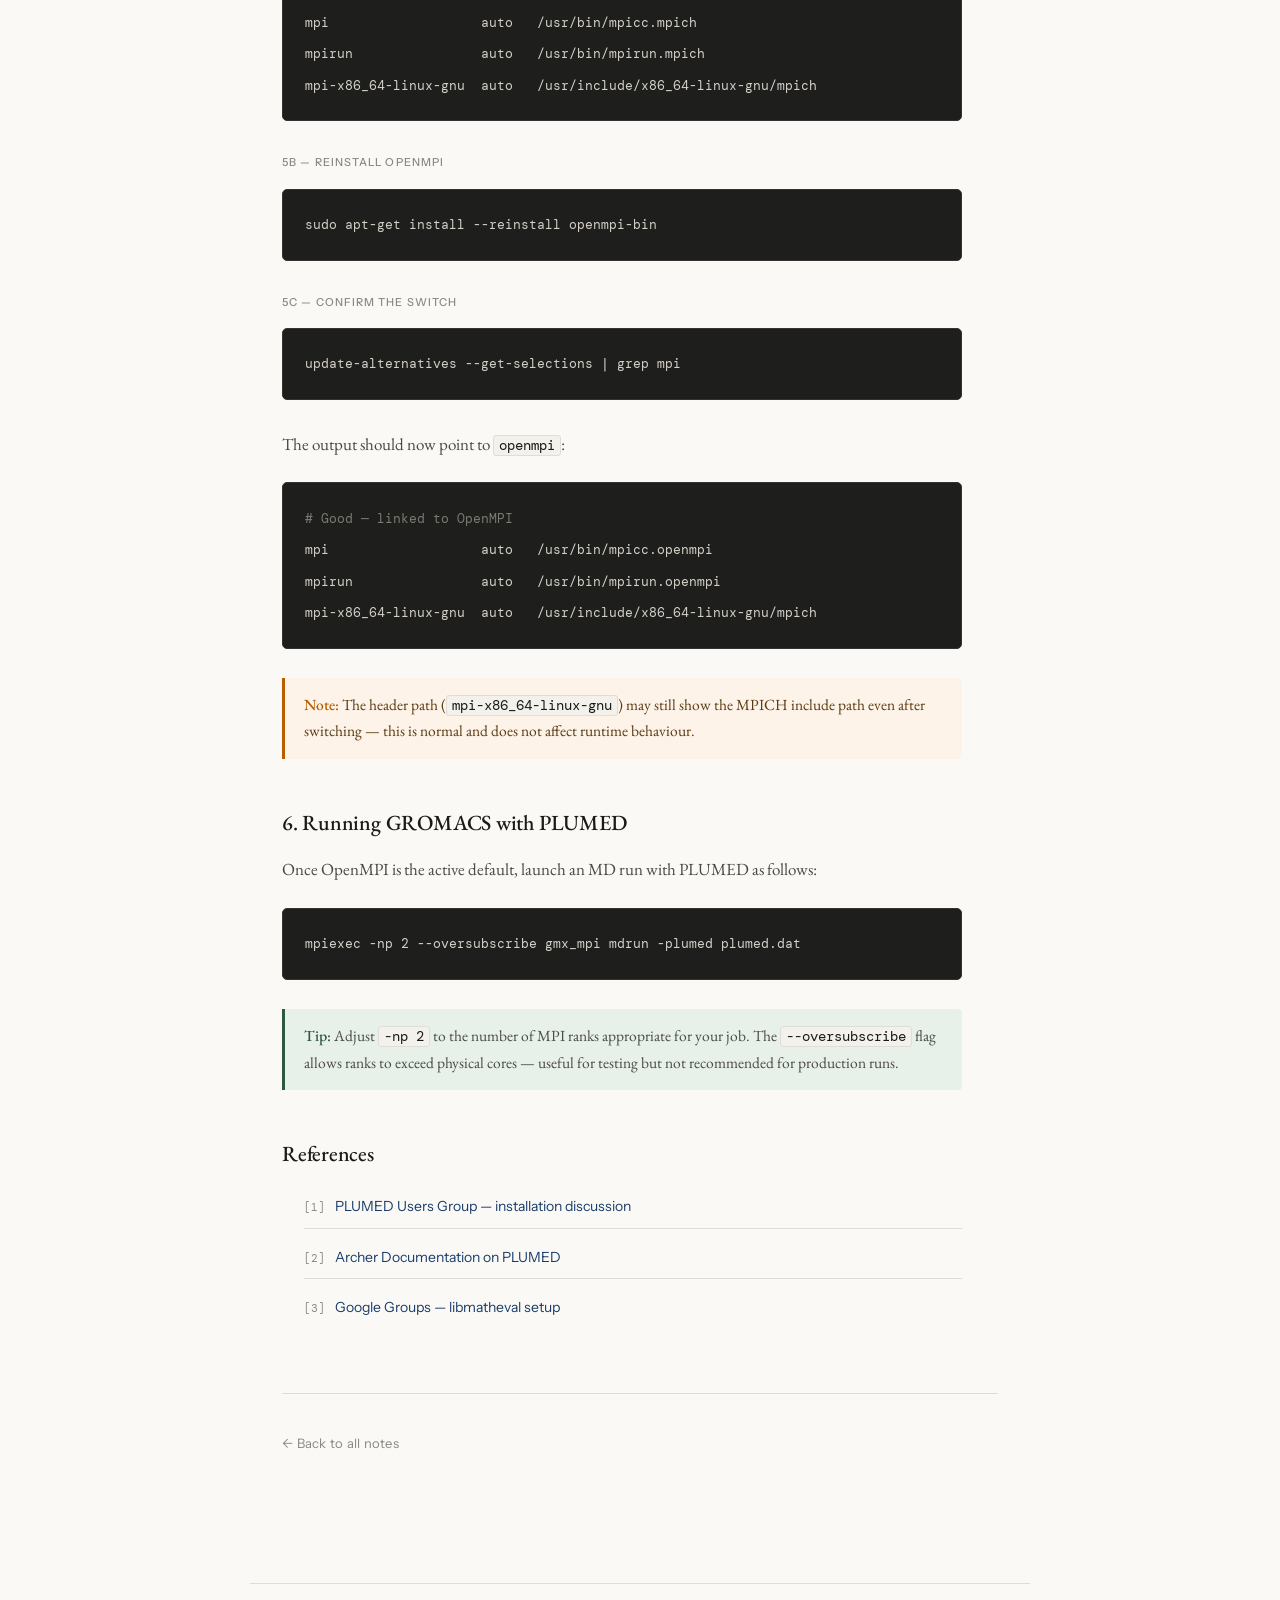
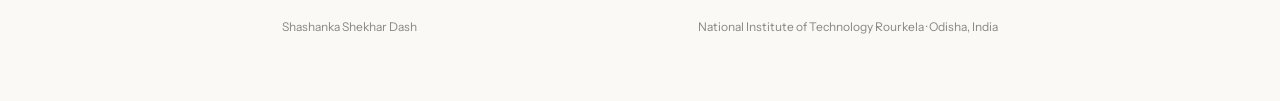
<file: posts/gromacs-plumed-installation.html>
<!DOCTYPE html>
<html lang="en">
<head>
  <meta charset="UTF-8">
  <meta name="viewport" content="width=device-width, initial-scale=1.0">
  <link rel="preconnect" href="https://fonts.googleapis.com">
  <link href="https://fonts.googleapis.com/css2?family=EB+Garamond:ital,wght@0,400;0,500;1,400&family=DM+Mono:wght@400;500&family=Instrument+Sans:wght@400;500&display=swap" rel="stylesheet">
  <link rel="stylesheet" href="../style.css">
  <link rel="stylesheet" href="post.css">
</head>
<body>

<nav></nav>

<div class="page">

  <div class="post-header">
    <a href="../blog.html" class="post-back">All notes</a>
    <div class="post-meta" id="js-post-meta"></div>
    <h1 class="post-title" id="js-post-title"></h1>
    <p class="post-subtitle" id="js-post-subtitle"></p>
  </div>

  <div class="post-body">

    <p>
      This is a consolidated installation guide for building GROMACS 2024.5 patched with PLUMED 2.9.3 on the KALAM cluster, including a fix for the MPI rank error that arises when the system defaults to MPICH instead of OpenMPI.
    </p>

    <h2>1. Extract the source archives</h2>

    <p>Download <code>plumed-2.9.3.tgz</code> and <code>gromacs-2024.5.tar.gz</code>, then extract both:</p>

    <pre><code>tar -xvzf plumed-2.9.3.tgz
tar -xvzf gromacs-2024.5.tar.gz</code></pre>

    <h2>2. Install PLUMED</h2>

    <pre><code><span class="comment"># Enter the PLUMED source directory</span>
cd /path/to/plumed-2.9.3

./configure \
  --prefix="/home/mb/softies/plumed293" \
  --enable-mpi \
  --disable-almost \
  --enable-matheval \
  CXX=mpiCC

make -j 32 && make install</code></pre>

    <div class="note-box">
      <strong>Note:</strong> <code>--enable-matheval</code> requires <code>libmatheval</code> to be available on the system. If the configure step fails on this flag, see reference [3] below for a workaround.
    </div>

    <h2>3. Install GROMACS with PLUMED patch</h2>

    <h3>3a — Patch GROMACS</h3>

    <p>Source the PLUMED environment and apply the patch before running CMake. If GROMACS 2024.5 is not listed as a supported version, choose the nearest available version when prompted.</p>

    <pre><code>export PLUMED_ROOT="/home/mb/softies/src/plumed-2.9.3"
source $PLUMED_ROOT/sourceme.sh

cd /path/to/gromacs-2024.5
$PLUMED_ROOT/src/lib/plumed patch -p
<span class="comment"># Select the nearest GROMACS version if 2024.5 is not listed</span></code></pre>

    <h3>3b — Configure and build</h3>

    <pre><code>mkdir build && cd build

cmake .. \
  -DGMX_BUILD_OWN_FFTW=ON \
  -DGMX_GPU=CUDA \
  -DCMAKE_INSTALL_PREFIX=/home/mb/softies/gro2024_cuda_plumed_mpi \
  -DGMX_THREAD_MPI=OFF \
  -DGMX_MPI=ON \
  -DCMAKE_C_COMPILER=/usr/bin/gcc-12 \
  -DCMAKE_CXX_COMPILER=/usr/bin/g++-12

make -j 32 && make install</code></pre>

    <h2>4. Verify MPI and OpenMP linkage</h2>

    <p>
      Check that both binaries are linked against OpenMP and MPI libraries. You are looking for <code>libgomp.so.1</code> (OpenMP) and <code>libmpich.so.12</code> or <code>libmpi.so</code> (MPI) in the output.
    </p>

    <pre><code>ldd ~/softies/plumed293/bin/plumed
ldd ~/softies/gro2024_cuda_plumed_mpi/bin/gmx_mpi</code></pre>

    <h2>5. Fixing the MPI rank error on KALAM</h2>

    <p>
      KALAM may default to MPICH for <code>mpirun</code> and <code>mpiexec</code>. MPICH requires more than one physical node to launch, so single-node jobs fail. The fix is to switch the system default to OpenMPI.
    </p>

    <h3>5a — Diagnose</h3>

    <p>Check which MPI implementation is currently active:</p>

    <pre><code>update-alternatives --get-selections | grep mpi</code></pre>

    <p>If the output shows <code>mpich</code> entries like the following, you need to switch:</p>

    <pre><code><span class="comment"># Bad — linked to MPICH</span>
mpi                   auto   /usr/bin/mpicc.mpich
mpirun                auto   /usr/bin/mpirun.mpich
mpi-x86_64-linux-gnu  auto   /usr/include/x86_64-linux-gnu/mpich</code></pre>

    <h3>5b — Reinstall OpenMPI</h3>

    <pre><code>sudo apt-get install --reinstall openmpi-bin</code></pre>

    <h3>5c — Confirm the switch</h3>

    <pre><code>update-alternatives --get-selections | grep mpi</code></pre>

    <p>The output should now point to <code>openmpi</code>:</p>

    <pre><code><span class="comment"># Good — linked to OpenMPI</span>
mpi                   auto   /usr/bin/mpicc.openmpi
mpirun                auto   /usr/bin/mpirun.openmpi
mpi-x86_64-linux-gnu  auto   /usr/include/x86_64-linux-gnu/mpich</code></pre>

    <div class="warn-box">
      <strong>Note:</strong> The header path (<code>mpi-x86_64-linux-gnu</code>) may still show the MPICH include path even after switching — this is normal and does not affect runtime behaviour.
    </div>

    <h2>6. Running GROMACS with PLUMED</h2>

    <p>Once OpenMPI is the active default, launch an MD run with PLUMED as follows:</p>

    <pre><code>mpiexec -np 2 --oversubscribe gmx_mpi mdrun -plumed plumed.dat</code></pre>

    <div class="note-box">
      <strong>Tip:</strong> Adjust <code>-np 2</code> to the number of MPI ranks appropriate for your job. The <code>--oversubscribe</code> flag allows ranks to exceed physical cores — useful for testing but not recommended for production runs.
    </div>

    <h2>References</h2>

    <ul class="ref-list">
      <li>
        <span class="ref-num">[1]</span>
        <a href="https://groups.google.com/forum/#!topic/plumed-users/stlK9-kaa6A" target="_blank">PLUMED Users Group — installation discussion</a>
      </li>
      <li>
        <span class="ref-num">[2]</span>
        <a href="https://www.archer.ac.uk/documentation/software/plumed/" target="_blank">Archer Documentation on PLUMED</a>
      </li>
      <li>
        <span class="ref-num">[3]</span>
        <a href="https://groups.google.com/forum/#!topic/plumed-users/BE3abBvsPOE" target="_blank">Google Groups — libmatheval setup</a>
      </li>
    </ul>

  </div><!-- end .post-body -->

  <div class="post-footer">
    <a href="../blog.html" class="post-back">Back to all notes</a>
  </div>

</div>

<footer></footer>

<script src="../data.js"></script>
<script src="../layout.js"></script>
<script>
  const thisUrl = "posts/gromacs-plumed-installation.html";
  const post = SITE.posts.find(p => p.url === thisUrl);
  if (post) {
    document.getElementById("js-post-meta").textContent     = post.date;
    document.getElementById("js-post-title").textContent    = post.title;
    document.getElementById("js-post-subtitle").textContent = post.excerpt;
    document.title = `${post.title} — ${SITE.nameShort}`;
  }
</script>

</body>
</html>
</file>
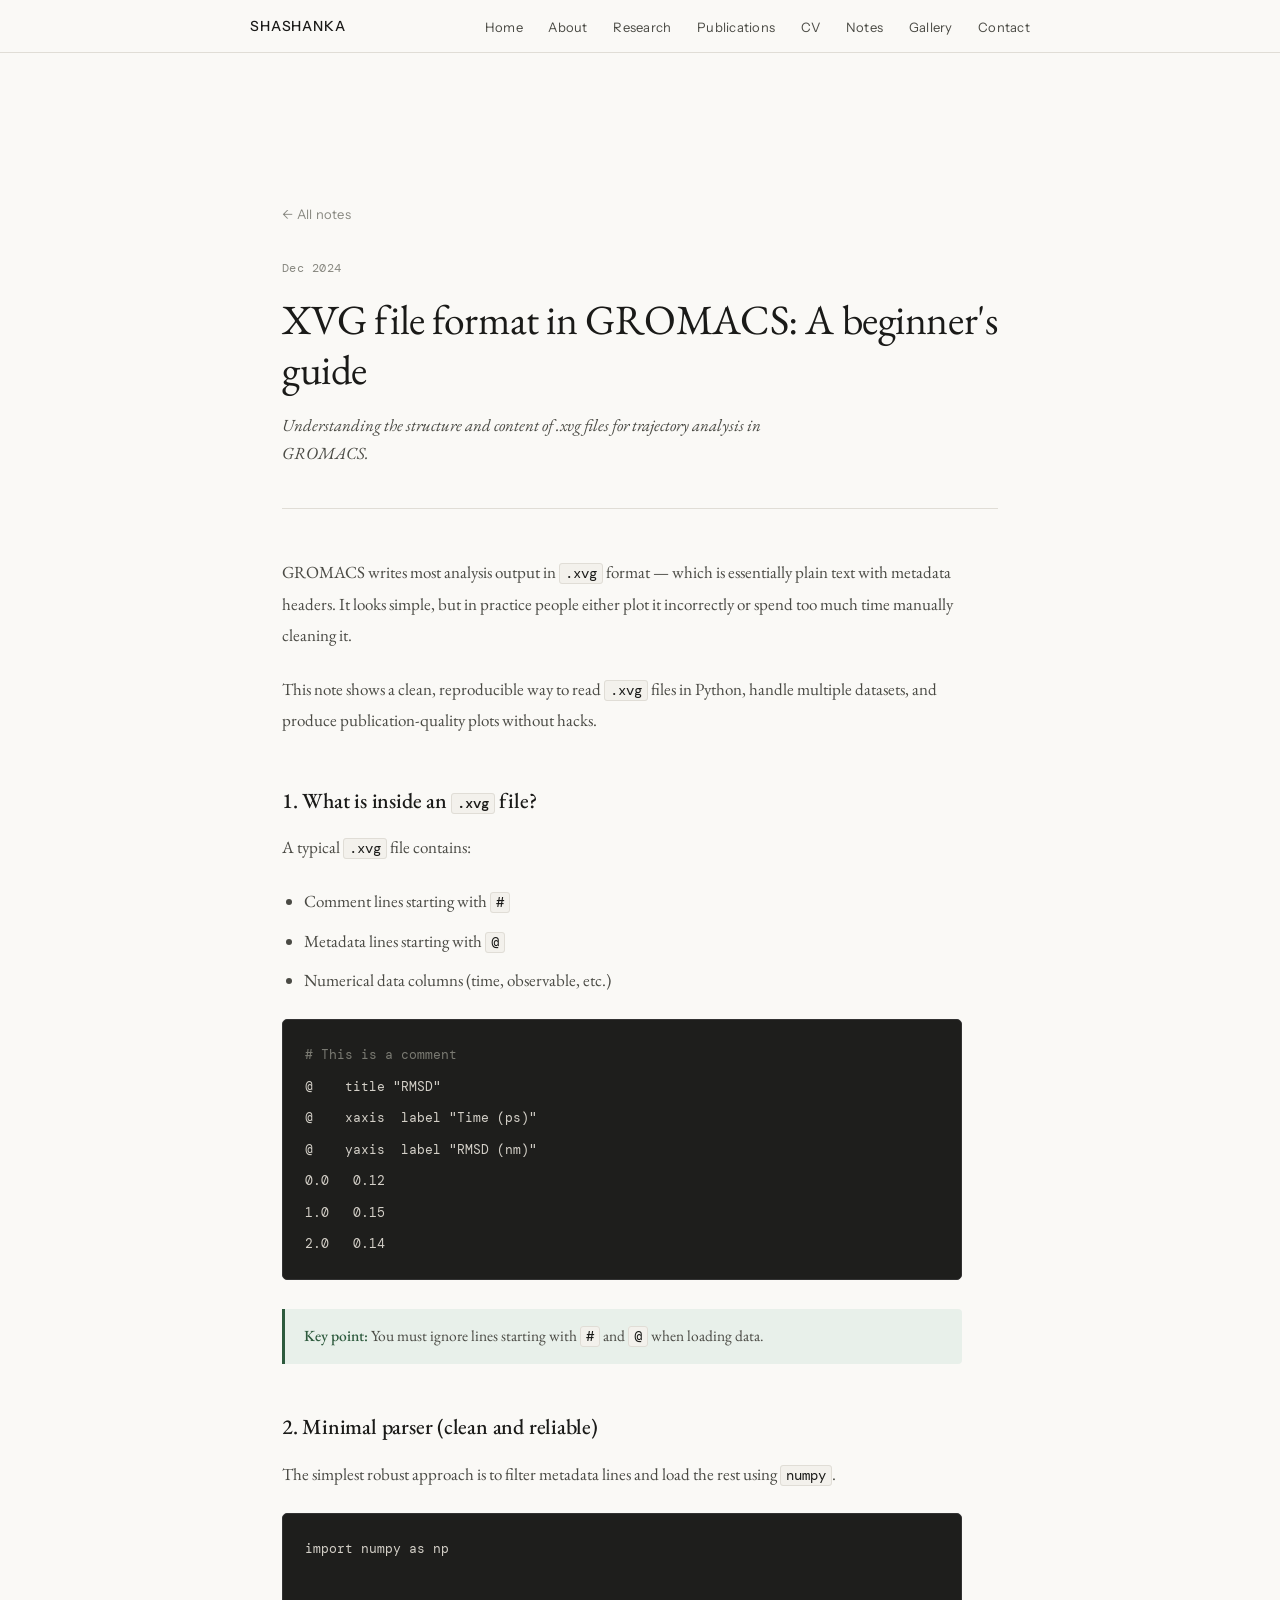
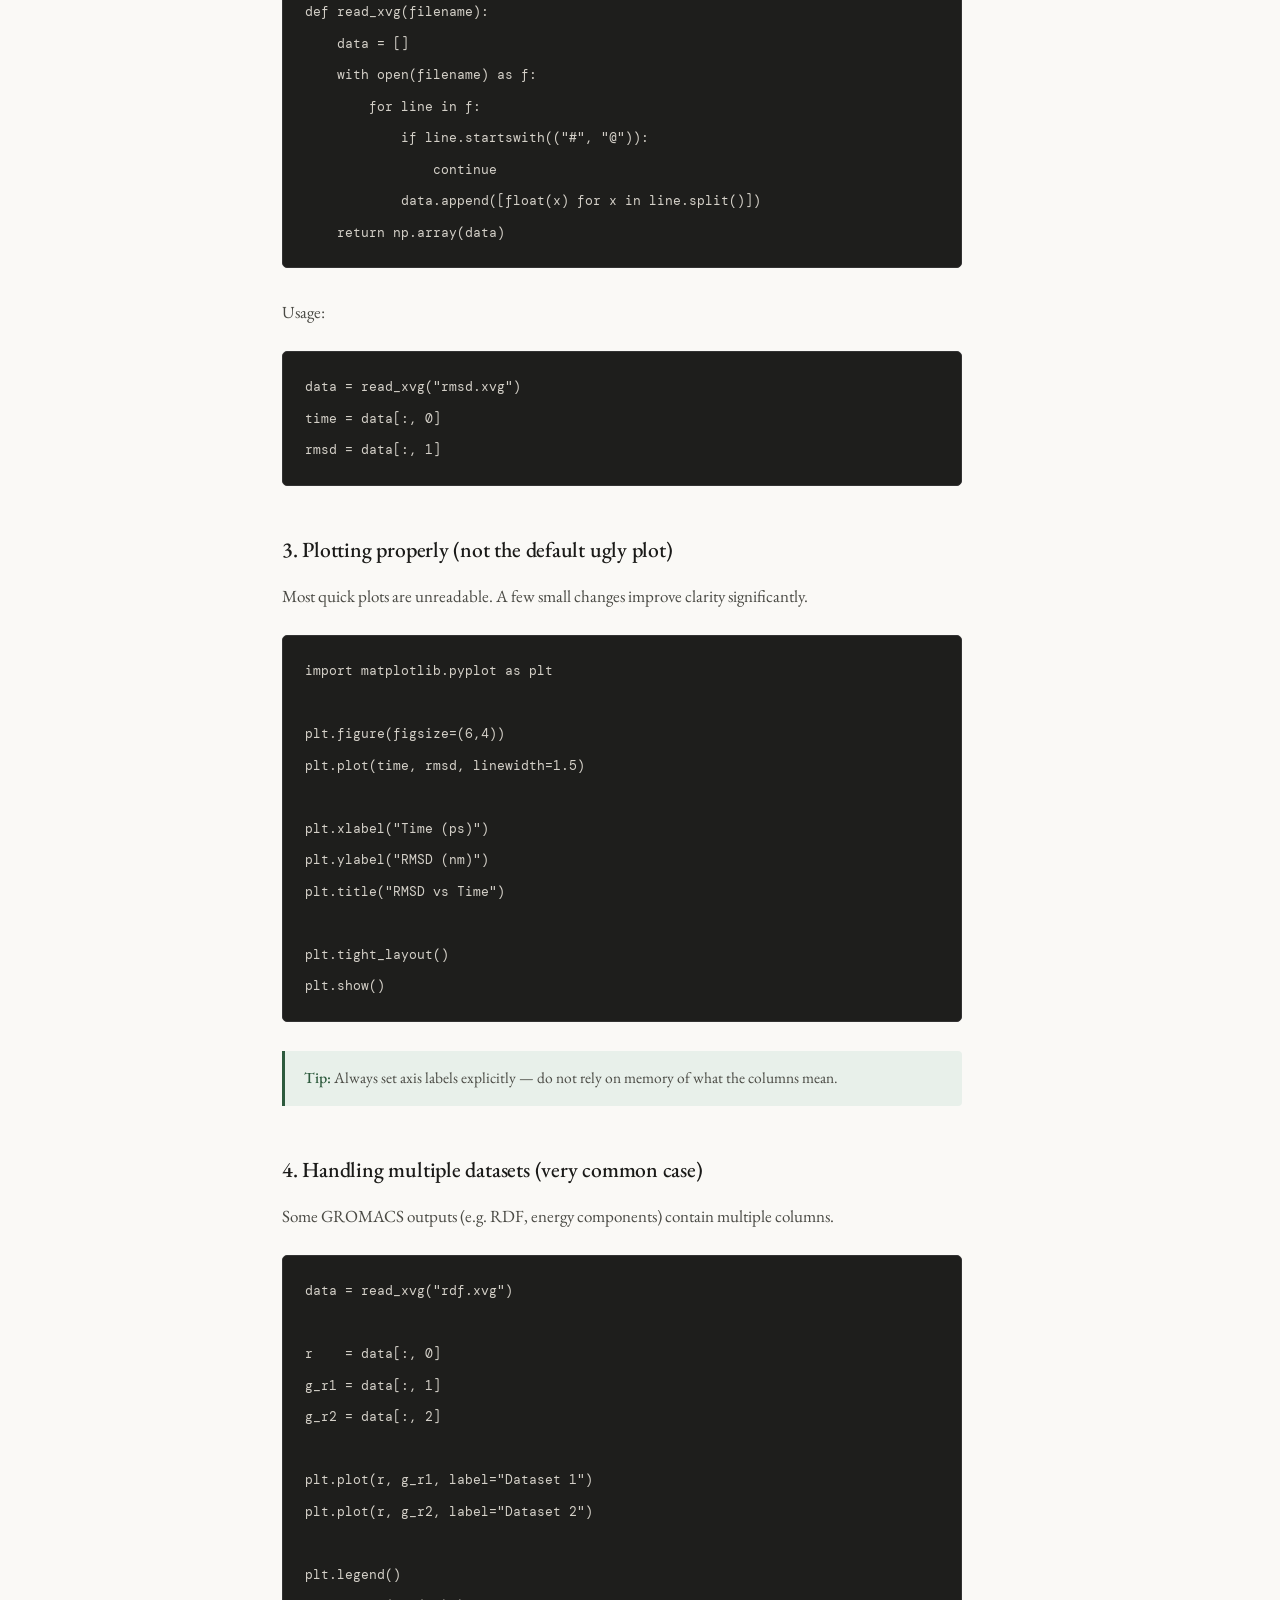
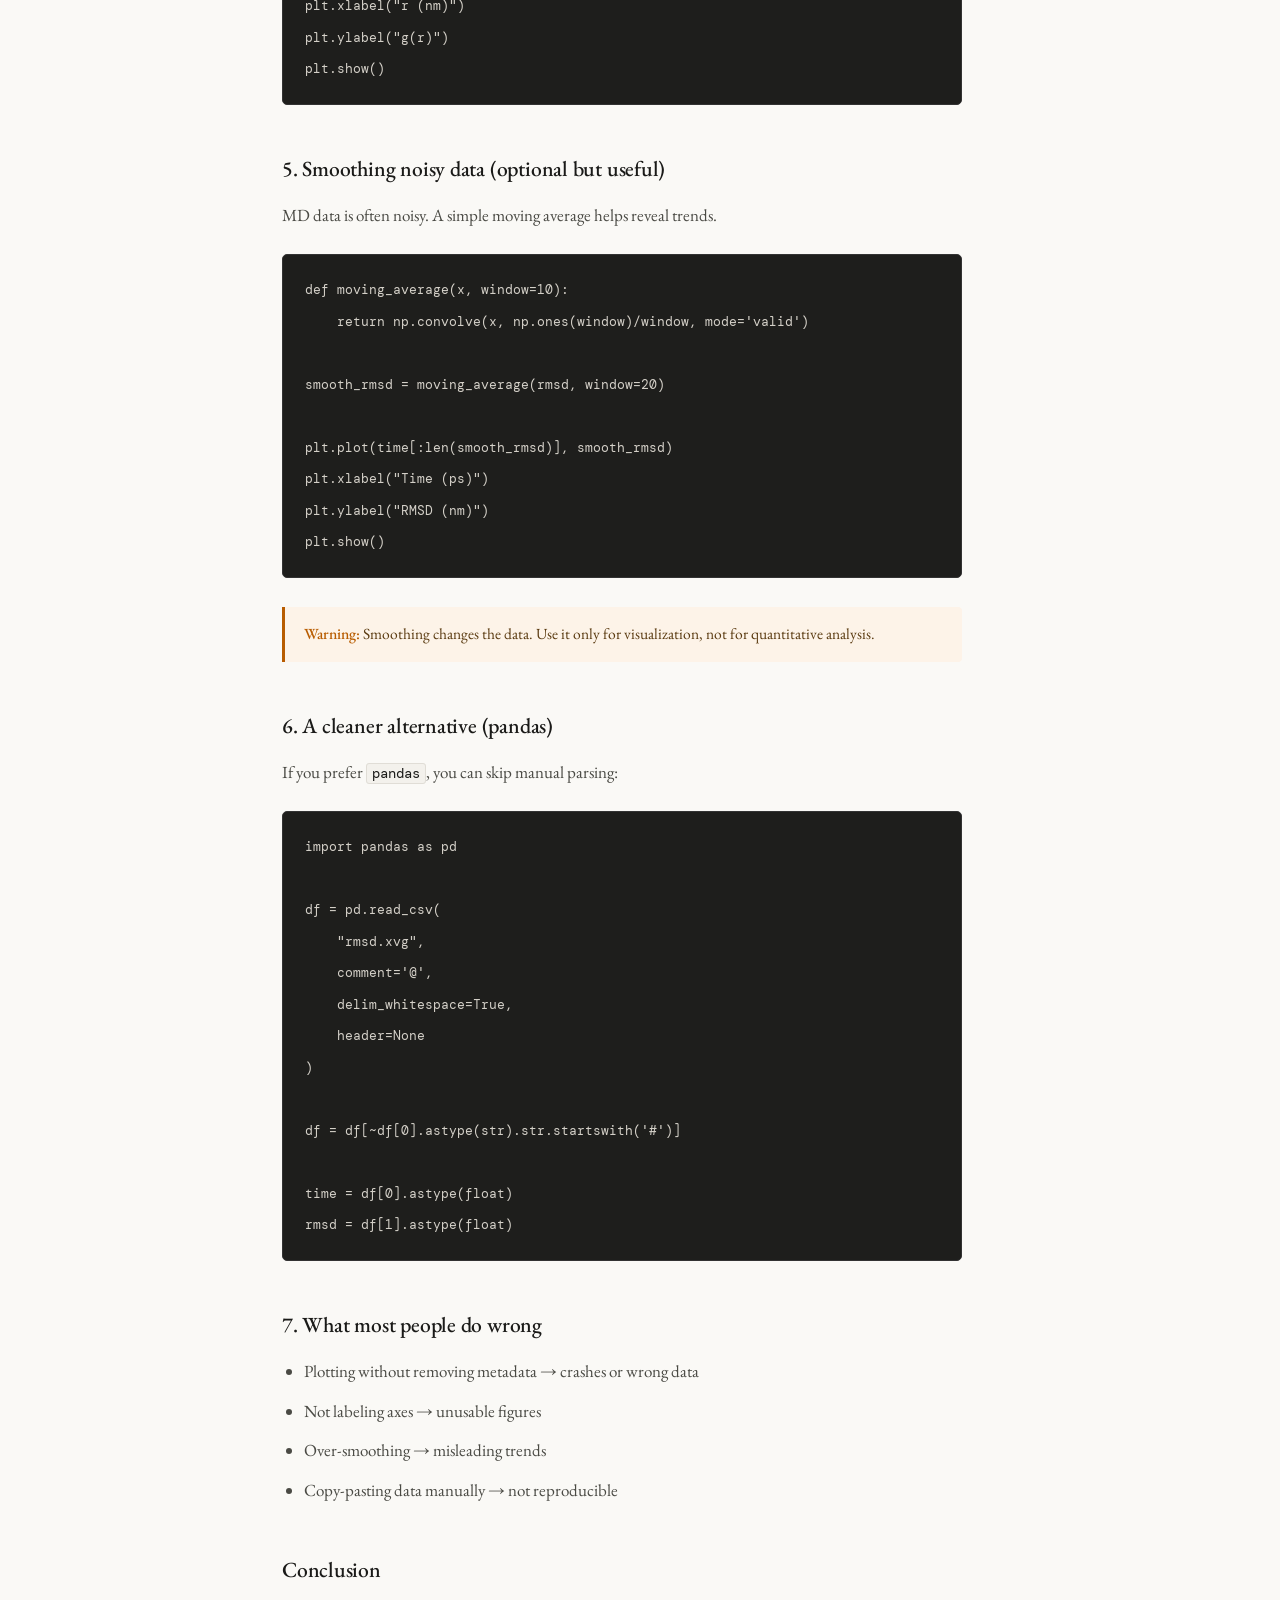
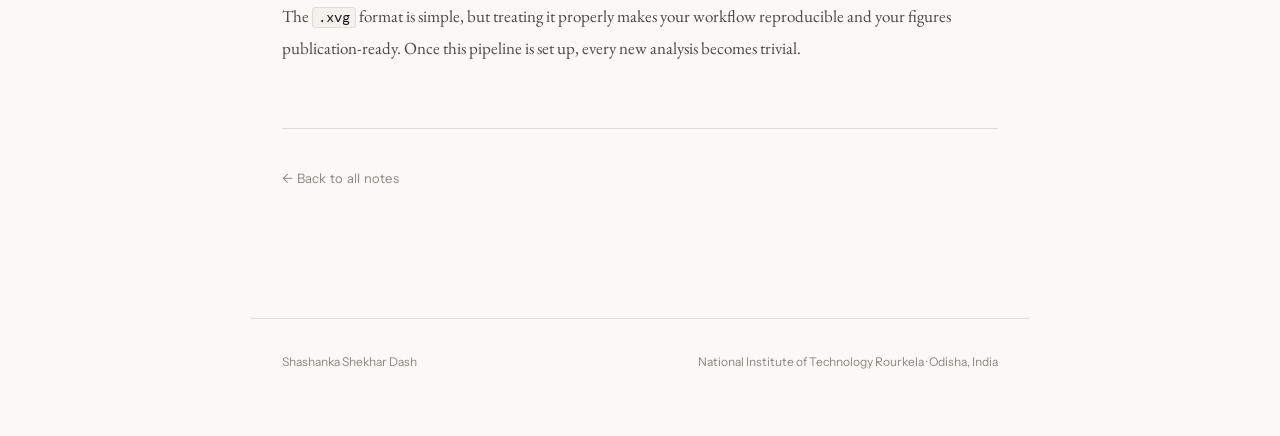
<file: posts/xvg-python.html>
<!DOCTYPE html>
<html lang="en">
<head>
  <meta charset="UTF-8">
  <meta name="viewport" content="width=device-width, initial-scale=1.0">
  <link rel="preconnect" href="https://fonts.googleapis.com">
  <link href="https://fonts.googleapis.com/css2?family=EB+Garamond:ital,wght@0,400;0,500;1,400&family=DM+Mono:wght@400;500&family=Instrument+Sans:wght@400;500&display=swap" rel="stylesheet">
  <link rel="stylesheet" href="../style.css">
  <link rel="stylesheet" href="post.css">
</head>
<body>

<nav></nav>

<div class="page">

  <div class="post-header">
    <a href="../blog.html" class="post-back">All notes</a>
    <div class="post-meta" id="js-post-meta"></div>
    <h1 class="post-title" id="js-post-title"></h1>
    <p class="post-subtitle" id="js-post-subtitle"></p>
  </div>

  <div class="post-body">

    <p>
      GROMACS writes most analysis output in <code>.xvg</code> format — which is essentially plain text with metadata headers. It looks simple, but in practice people either plot it incorrectly or spend too much time manually cleaning it.
    </p>

    <p>
      This note shows a clean, reproducible way to read <code>.xvg</code> files in Python, handle multiple datasets, and produce publication-quality plots without hacks.
    </p>

    <h2>1. What is inside an <code>.xvg</code> file?</h2>

    <p>A typical <code>.xvg</code> file contains:</p>

    <ul>
      <li>Comment lines starting with <code>#</code></li>
      <li>Metadata lines starting with <code>@</code></li>
      <li>Numerical data columns (time, observable, etc.)</li>
    </ul>

    <pre><code><span class="comment"># This is a comment</span>
@    title "RMSD"
@    xaxis  label "Time (ps)"
@    yaxis  label "RMSD (nm)"
0.0   0.12
1.0   0.15
2.0   0.14</code></pre>

    <div class="note-box">
      <strong>Key point:</strong> You must ignore lines starting with <code>#</code> and <code>@</code> when loading data.
    </div>

    <h2>2. Minimal parser (clean and reliable)</h2>

    <p>The simplest robust approach is to filter metadata lines and load the rest using <code>numpy</code>.</p>

    <pre><code>import numpy as np

def read_xvg(filename):
    data = []
    with open(filename) as f:
        for line in f:
            if line.startswith(("#", "@")):
                continue
            data.append([float(x) for x in line.split()])
    return np.array(data)</code></pre>

    <p>Usage:</p>

    <pre><code>data = read_xvg("rmsd.xvg")
time = data[:, 0]
rmsd = data[:, 1]</code></pre>

    <h2>3. Plotting properly (not the default ugly plot)</h2>

    <p>Most quick plots are unreadable. A few small changes improve clarity significantly.</p>

    <pre><code>import matplotlib.pyplot as plt

plt.figure(figsize=(6,4))
plt.plot(time, rmsd, linewidth=1.5)

plt.xlabel("Time (ps)")
plt.ylabel("RMSD (nm)")
plt.title("RMSD vs Time")

plt.tight_layout()
plt.show()</code></pre>

    <div class="note-box">
      <strong>Tip:</strong> Always set axis labels explicitly — do not rely on memory of what the columns mean.
    </div>

    <h2>4. Handling multiple datasets (very common case)</h2>

    <p>Some GROMACS outputs (e.g. RDF, energy components) contain multiple columns.</p>

    <pre><code>data = read_xvg("rdf.xvg")

r    = data[:, 0]
g_r1 = data[:, 1]
g_r2 = data[:, 2]

plt.plot(r, g_r1, label="Dataset 1")
plt.plot(r, g_r2, label="Dataset 2")

plt.legend()
plt.xlabel("r (nm)")
plt.ylabel("g(r)")
plt.show()</code></pre>

    <h2>5. Smoothing noisy data (optional but useful)</h2>

    <p>MD data is often noisy. A simple moving average helps reveal trends.</p>

    <pre><code>def moving_average(x, window=10):
    return np.convolve(x, np.ones(window)/window, mode='valid')

smooth_rmsd = moving_average(rmsd, window=20)

plt.plot(time[:len(smooth_rmsd)], smooth_rmsd)
plt.xlabel("Time (ps)")
plt.ylabel("RMSD (nm)")
plt.show()</code></pre>

    <div class="warn-box">
      <strong>Warning:</strong> Smoothing changes the data. Use it only for visualization, not for quantitative analysis.
    </div>

    <h2>6. A cleaner alternative (pandas)</h2>

    <p>If you prefer <code>pandas</code>, you can skip manual parsing:</p>

    <pre><code>import pandas as pd

df = pd.read_csv(
    "rmsd.xvg",
    comment='@',
    delim_whitespace=True,
    header=None
)

df = df[~df[0].astype(str).str.startswith('#')]

time = df[0].astype(float)
rmsd = df[1].astype(float)</code></pre>

    <h2>7. What most people do wrong</h2>

    <ul>
      <li>Plotting without removing metadata → crashes or wrong data</li>
      <li>Not labeling axes → unusable figures</li>
      <li>Over-smoothing → misleading trends</li>
      <li>Copy-pasting data manually → not reproducible</li>
    </ul>

    <h2>Conclusion</h2>

    <p>
      The <code>.xvg</code> format is simple, but treating it properly makes your workflow reproducible and your figures publication-ready. Once this pipeline is set up, every new analysis becomes trivial.
    </p>

  </div><!-- end .post-body -->

  <div class="post-footer">
    <a href="../blog.html" class="post-back">Back to all notes</a>
  </div>

</div>

<footer></footer>

<script src="../data.js"></script>
<script src="../layout.js"></script>
<script>
  const thisUrl = "posts/xvg-python.html";
  const post = SITE.posts.find(p => p.url === thisUrl);
  if (post) {
    document.getElementById("js-post-meta").textContent     = post.date;
    document.getElementById("js-post-title").textContent    = post.title;
    document.getElementById("js-post-subtitle").textContent = post.excerpt;
    document.title = `${post.title} — ${SITE.nameShort}`;
  }
</script>

</body>
</html>
</file>
<file: style.css>
/* ============================================================
   style.css  —  Shared styles for all pages
   ============================================================ */

*, *::before, *::after { box-sizing: border-box; margin: 0; padding: 0; }

:root {
  --ink:        #1a1a18;
  --ink-soft:   #4a4a44;
  --ink-muted:  #888880;
  --paper:      #faf9f6;
  --paper-warm: #f3f1ec;
  --rule:       #e0ddd6;
  --accent:     #2d5a3d;
  --accent-bg:  #e8f0ea;
  --link:       #1a3d6b;
  --max:        780px;
  --serif:      'EB Garamond', Georgia, serif;
  --sans:       'Instrument Sans', system-ui, sans-serif;
  --mono:       'DM Mono', monospace;
}

html { scroll-behavior: smooth; }

body {
  background: var(--paper);
  color: var(--ink);
  font-family: var(--serif);
  font-size: 18px;
  line-height: 1.75;
}

/* ── Navigation ─────────────────────────────────────────── */

nav {
  position: sticky;
  top: 0;
  background: var(--paper);
  border-bottom: 1px solid var(--rule);
  z-index: 100;
  padding: 0 2rem;
}

.nav-inner {
  max-width: var(--max);
  margin: 0 auto;
  display: flex;
  align-items: center;
  justify-content: space-between;
  height: 52px;
  position: relative;
}

.nav-name {
  font-family: var(--sans);
  font-size: 14px;
  font-weight: 500;
  letter-spacing: 0.06em;
  text-transform: uppercase;
  color: var(--ink);
  text-decoration: none;
  white-space: nowrap;
}

.nav-links {
  display: flex;
  gap: 1.6rem;
  list-style: none;
  flex-wrap: nowrap;
  align-items: center;
}

.nav-links a {
  font-family: var(--sans);
  font-size: 13px;
  color: var(--ink-soft);
  text-decoration: none;
  letter-spacing: 0.02em;
  transition: color 0.15s;
}

.nav-links a:hover,
.nav-links a.active { color: var(--ink); }
.nav-links a.active { border-bottom: 1px solid var(--ink); }

/* ── Hamburger button ───────────────────────────────────── */

.nav-toggle {
  display: none;
  flex-direction: column;
  justify-content: center;
  gap: 5px;
  width: 36px;
  height: 36px;
  background: none;
  border: none;
  cursor: pointer;
  padding: 4px;
  border-radius: 3px;
  transition: background 0.15s;
  flex-shrink: 0;
}
.nav-toggle:hover { background: var(--paper-warm); }
.nav-toggle span {
  display: block;
  width: 22px;
  height: 1.5px;
  background: var(--ink-soft);
  transition: transform 0.25s, opacity 0.2s, width 0.2s;
  transform-origin: center;
}
.nav-toggle.open span:nth-child(1) { transform: translateY(6.5px) rotate(45deg); }
.nav-toggle.open span:nth-child(2) { opacity: 0; width: 0; }
.nav-toggle.open span:nth-child(3) { transform: translateY(-6.5px) rotate(-45deg); }

/* ── Page wrapper ───────────────────────────────────────── */

.page {
  max-width: var(--max);
  margin: 0 auto;
  padding: 5rem 2rem 6rem;
}

/* ── Section label ──────────────────────────────────────── */

.section-label {
  font-family: var(--sans);
  font-size: 11px;
  font-weight: 500;
  letter-spacing: 0.12em;
  text-transform: uppercase;
  color: var(--ink-muted);
  margin-bottom: 2.5rem;
}

/* ── Buttons ────────────────────────────────────────────── */

.btn {
  display: inline-block;
  font-family: var(--sans);
  font-size: 13px;
  font-weight: 500;
  padding: 8px 18px;
  border-radius: 3px;
  text-decoration: none;
  transition: all 0.15s;
  letter-spacing: 0.02em;
}
.btn-primary {
  background: var(--accent);
  color: #fff;
  border: 1px solid var(--accent);
}
.btn-primary:hover { opacity: 0.88; }
.btn-secondary {
  background: transparent;
  color: var(--ink-soft);
  border: 1px solid var(--rule);
}
.btn-secondary:hover { border-color: var(--ink-muted); color: var(--ink); }

/* ── Footer ─────────────────────────────────────────────── */

footer {
  max-width: var(--max);
  margin: 0 auto;
  padding: 2rem 2rem 4rem;
  display: flex;
  justify-content: space-between;
  align-items: center;
  flex-wrap: wrap;
  gap: 0.5rem;
  font-family: var(--sans);
  font-size: 12px;
  color: var(--ink-muted);
  border-top: 1px solid var(--rule);
}

/* ── Shared list row (education, cv, etc.) ──────────────── */

.row-item {
  display: grid;
  grid-template-columns: 110px 1fr;
  gap: 0 1.5rem;
  padding: 1.5rem 0;
  border-bottom: 1px solid var(--rule);
}
.row-item:last-child { border-bottom: none; }
.row-year {
  font-family: var(--mono);
  font-size: 12px;
  color: var(--ink-muted);
  padding-top: 3px;
  white-space: nowrap;
}
.row-title {
  font-size: 17px;
  font-weight: 500;
  margin-bottom: 0.15rem;
}
.row-sub {
  font-family: var(--sans);
  font-size: 13.5px;
  color: var(--ink-soft);
}
.row-detail {
  font-family: var(--sans);
  font-size: 12.5px;
  color: var(--ink-muted);
  margin-top: 0.2rem;
}

/* ── Skill tags ─────────────────────────────────────────── */

.skills-grid {
  display: flex;
  flex-wrap: wrap;
  gap: 0.5rem;
}
.skill-tag {
  font-family: var(--mono);
  font-size: 12px;
  background: var(--paper-warm);
  color: var(--ink-soft);
  padding: 4px 10px;
  border-radius: 2px;
  border: 1px solid var(--rule);
}

/* ── Research tag badge ─────────────────────────────────── */

.res-tag {
  display: inline-block;
  font-family: var(--mono);
  font-size: 11px;
  background: var(--accent-bg);
  color: var(--accent);
  padding: 2px 8px;
  border-radius: 2px;
  margin-bottom: 0.6rem;
  letter-spacing: 0.04em;
}

/* ── Divider items (research, publications, blog) ───────── */

.divider-item {
  padding: 1.6rem 0;
  border-bottom: 1px solid var(--rule);
}
.divider-item:last-child { border-bottom: none; }

/* ============================================================
   RESPONSIVE BREAKPOINTS
   ============================================================ */

/* ── Tablet (769px – 900px): tighten nav gaps ───────────── */
@media (max-width: 900px) {
  .nav-links { gap: 1.1rem; }
  .nav-links a { font-size: 12px; }
}

/* ── Mobile nav hamburger at 700px ─────────────────────── */
@media (max-width: 700px) {

  nav { padding: 0 1.2rem; }

  .nav-toggle { display: flex; }

  .nav-links {
    display: none;
    position: absolute;
    top: calc(100% + 1px);
    left: -1.2rem;
    right: -1.2rem;
    background: var(--paper);
    border-bottom: 1px solid var(--rule);
    flex-direction: column;
    gap: 0;
    padding: 0.5rem 0 0.8rem;
    box-shadow: 0 6px 20px rgba(0,0,0,0.07);
    z-index: 200;
  }

  .nav-links.open { display: flex; }

  .nav-links li { width: 100%; }

  .nav-links a {
    display: block;
    padding: 0.65rem 1.8rem;
    font-size: 14px;
    border-bottom: none !important;
  }

  .nav-links a.active {
    border-bottom: none !important;
    color: var(--ink);
    font-weight: 500;
  }
}

/* ── General mobile (<=600px) ───────────────────────────── */
@media (max-width: 600px) {

  body { font-size: 17px; }

  .page { padding: 3rem 1.2rem 4rem; }

  .row-item { grid-template-columns: 1fr; gap: 0.2rem; }

  .btn { font-size: 12px; padding: 7px 14px; }

  footer {
    padding: 1.5rem 1.2rem 3rem;
    flex-direction: column;
    align-items: flex-start;
    gap: 0.25rem;
  }
}

/* ── Print ──────────────────────────────────────────────── */

@media print {
  body { background: white; color: black; }
  nav, footer, #js-cv-dl { display: none !important; }
  .page { max-width: 800px; margin: auto; padding: 0; }
  .cv-block { page-break-inside: avoid; }
  .cv-heading { border-bottom: 1px solid #ccc; }
  * { -webkit-print-color-adjust: exact !important; print-color-adjust: exact !important; }
}

@page { margin: 20mm; }
</file>
<file: posts/post.css>
/* ============================================================
   post.css — shared styles for all blog post pages
   Linked from posts/*.html via  <link rel="stylesheet" href="../post.css">
   ============================================================ */

.post-header {
  padding-top: 4rem;
  padding-bottom: 2.5rem;
  border-bottom: 1px solid var(--rule);
  margin-bottom: 3rem;
}

.post-back {
  font-family: var(--sans);
  font-size: 13px;
  color: var(--ink-muted);
  text-decoration: none;
  letter-spacing: 0.02em;
  display: inline-block;
  margin-bottom: 2rem;
  transition: color 0.15s;
}
.post-back:hover      { color: var(--ink); }
.post-back::before    { content: "← "; }

.post-meta {
  font-family: var(--mono);
  font-size: 12px;
  color: var(--ink-muted);
  margin-bottom: 1rem;
  letter-spacing: 0.04em;
}

.post-title {
  font-family: var(--serif);
  font-size: clamp(1.8rem, 4vw, 2.6rem);
  font-weight: 400;
  line-height: 1.2;
  letter-spacing: -0.01em;
  margin-bottom: 1rem;
}

.post-subtitle {
  font-size: 17px;
  color: var(--ink-soft);
  font-style: italic;
  max-width: 540px;
  line-height: 1.7;
}

/* ── Body text ────────────────────────────────────────────── */
.post-body { max-width: 680px; width: 100%; }

.post-body p {
  font-size: 17px;
  color: var(--ink-soft);
  margin-bottom: 1.4rem;
  line-height: 1.85;
}

.post-body h2 {
  font-family: var(--serif);
  font-size: 1.35rem;
  font-weight: 500;
  color: var(--ink);
  margin: 2.8rem 0 0.8rem;
  letter-spacing: -0.01em;
}

.post-body h3 {
  font-family: var(--sans);
  font-size: 11px;
  font-weight: 500;
  letter-spacing: 0.1em;
  text-transform: uppercase;
  color: var(--ink-muted);
  margin: 2rem 0 0.6rem;
}

.post-body a {
  color: var(--link);
  text-underline-offset: 2px;
}

.post-body strong { color: var(--ink); font-weight: 500; }

.post-body ul,
.post-body ol {
  padding-left: 1.4rem;
  margin-bottom: 1.4rem;
  color: var(--ink-soft);
  font-size: 17px;
  line-height: 1.85;
}
.post-body li { margin-bottom: 0.5rem; }

/* ── Inline code ──────────────────────────────────────────── */
.post-body code {
  font-family: var(--mono);
  font-size: 13.5px;
  background: var(--paper-warm);
  border: 1px solid var(--rule);
  padding: 1px 5px;
  border-radius: 3px;
  color: var(--ink);
}

/* ── Code blocks ──────────────────────────────────────────── */
.post-body pre {
  background: #1e1e1c;
  border: 1px solid #333;
  border-radius: 5px;
  padding: 1.2rem 1.4rem;
  overflow-x: auto;
  margin: 1rem 0 1.8rem;
  position: relative;
}
.post-body pre code {
  background: none;
  border: none;
  padding: 0;
  font-size: 13px;
  line-height: 1.75;
  color: #d4d0c8;
}
.post-body pre .comment { color: #7a7a72; }
.post-body pre .prompt  { color: #7a9f6e; user-select: none; }

/* ── Step label ───────────────────────────────────────────── */
.step-label {
  display: inline-flex;
  align-items: center;
  gap: 0.5rem;
  font-family: var(--mono);
  font-size: 11px;
  letter-spacing: 0.08em;
  text-transform: uppercase;
  color: var(--accent);
  background: var(--accent-bg);
  padding: 3px 10px;
  border-radius: 2px;
  margin-bottom: 0.6rem;
}

/* ── Note / warning boxes ─────────────────────────────────── */
.note-box {
  border-left: 3px solid var(--accent);
  background: var(--accent-bg);
  padding: 0.9rem 1.2rem;
  border-radius: 0 4px 4px 0;
  margin: 1.6rem 0;
  font-size: 15.5px;
  color: var(--ink-soft);
  line-height: 1.7;
}
.note-box strong { color: var(--accent); }

.warn-box {
  border-left: 3px solid #b85c00;
  background: #fdf3e8;
  padding: 0.9rem 1.2rem;
  border-radius: 0 4px 4px 0;
  margin: 1.6rem 0;
  font-size: 15.5px;
  color: #5a3a10;
  line-height: 1.7;
}
.warn-box strong { color: #b85c00; }

/* ── References list ──────────────────────────────────────── */
.ref-list {
  list-style: none;
  padding: 0;
  margin: 0;
}
.ref-list li {
  font-family: var(--sans);
  font-size: 14px;
  color: var(--ink-muted);
  padding: 0.5rem 0;
  border-bottom: 1px solid var(--rule);
  display: flex;
  gap: 0.6rem;
  align-items: baseline;
}
.ref-list li:last-child { border-bottom: none; }
.ref-list a             { color: var(--link); text-decoration: none; }
.ref-list a:hover       { text-decoration: underline; }
.ref-num {
  font-family: var(--mono);
  font-size: 11px;
  color: var(--ink-muted);
  flex-shrink: 0;
}

/* ── Post footer ──────────────────────────────────────────── */
.post-footer {
  margin-top: 4rem;
  padding-top: 2rem;
  border-top: 1px solid var(--rule);
}

/* ── Responsive ───────────────────────────────────────────── */
@media (max-width: 600px) {
  .post-header                        { padding-top: 2.5rem; }
  .post-body p,
  .post-body ul,
  .post-body ol                       { font-size: 16px; }
  .post-body pre                      { padding: 0.9rem 1rem; }
  .post-body pre code                 { font-size: 12px; }
  .note-box, .warn-box                { font-size: 14.5px; }
  .step-label                         { font-size: 10px; }
}
</file>
